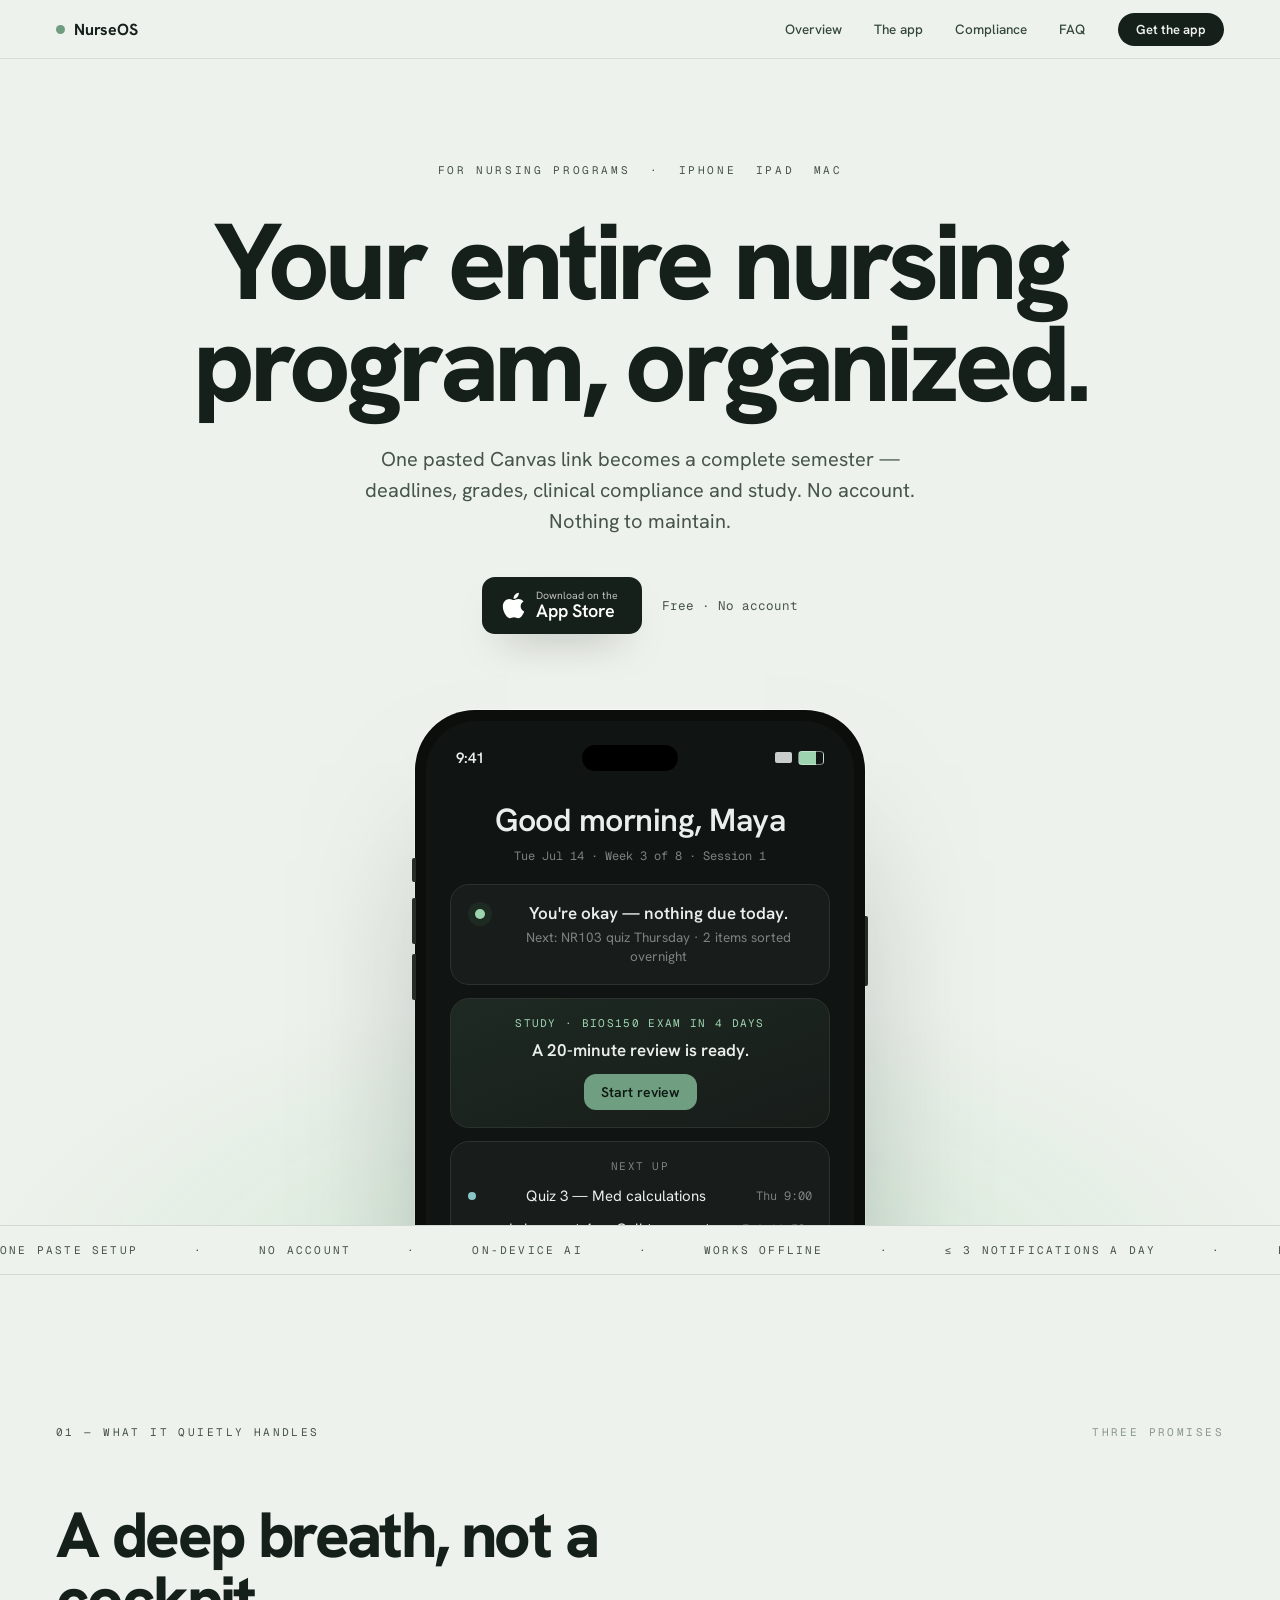
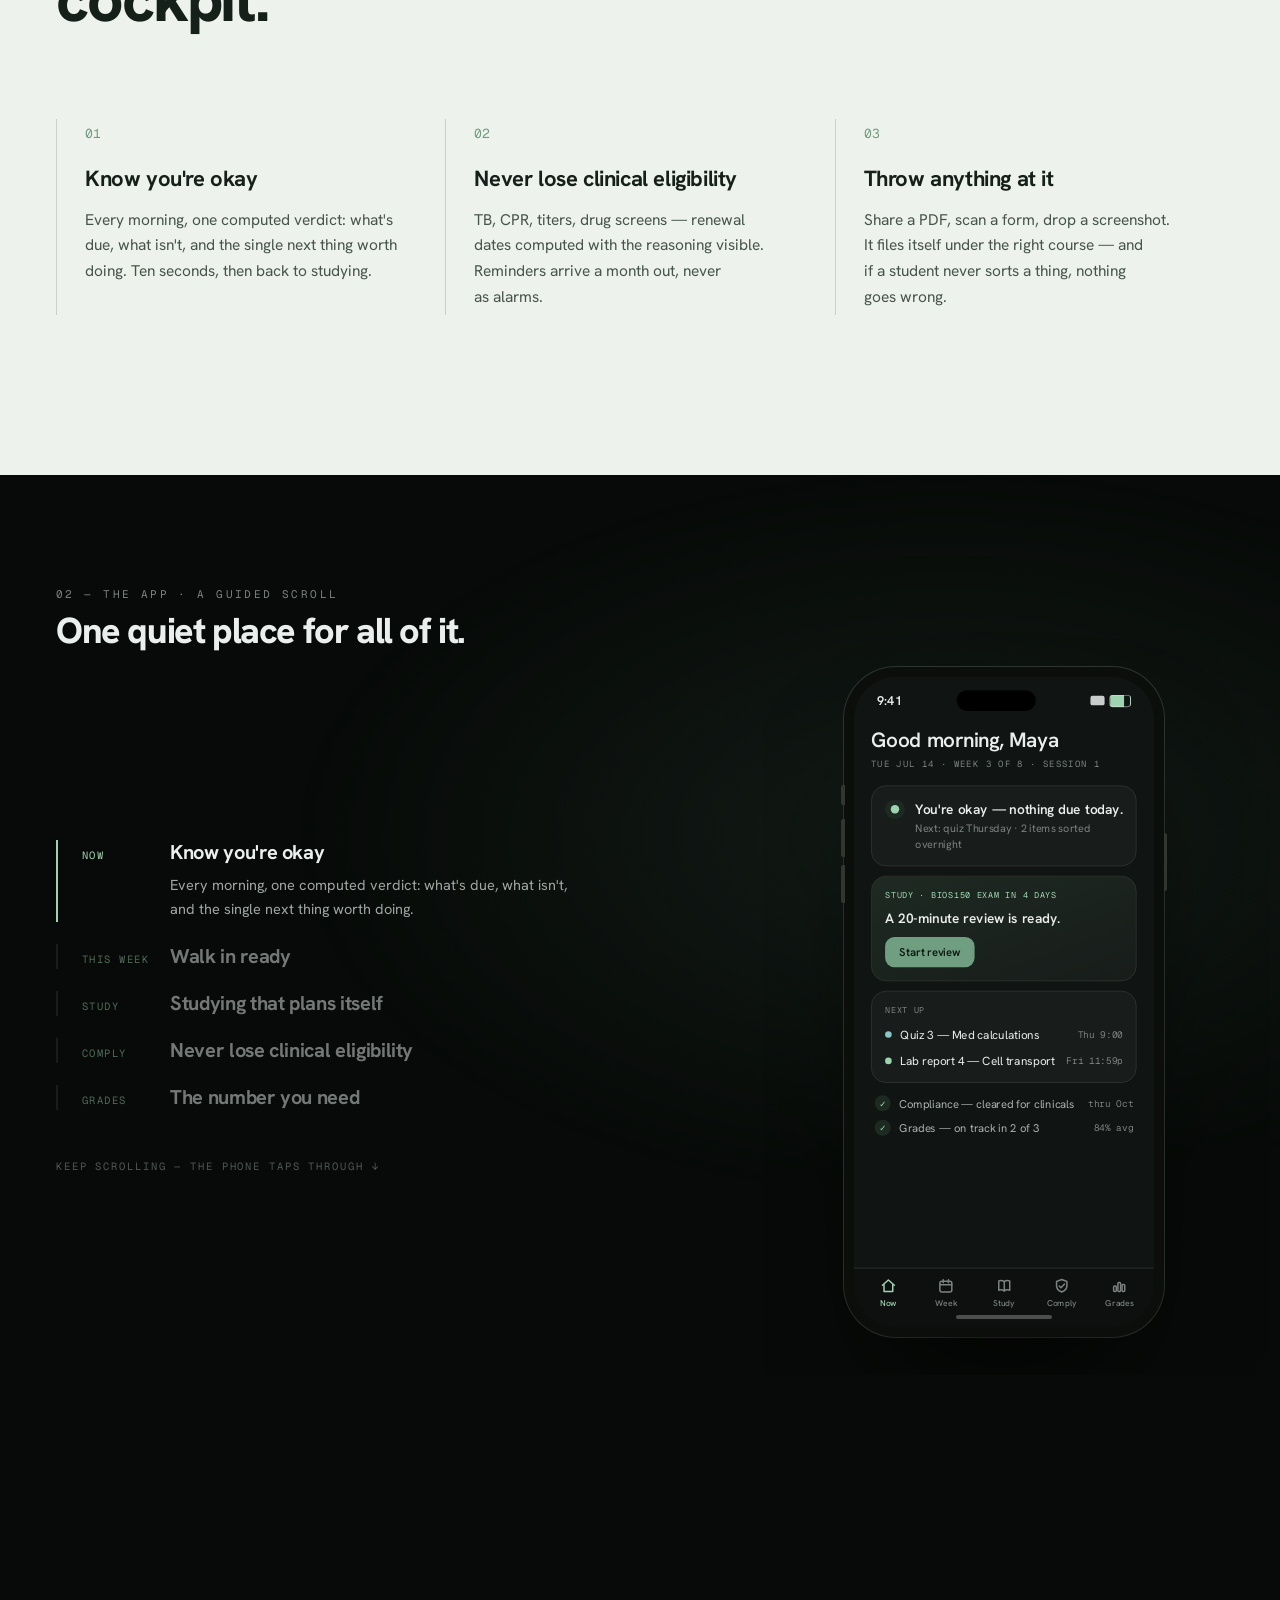
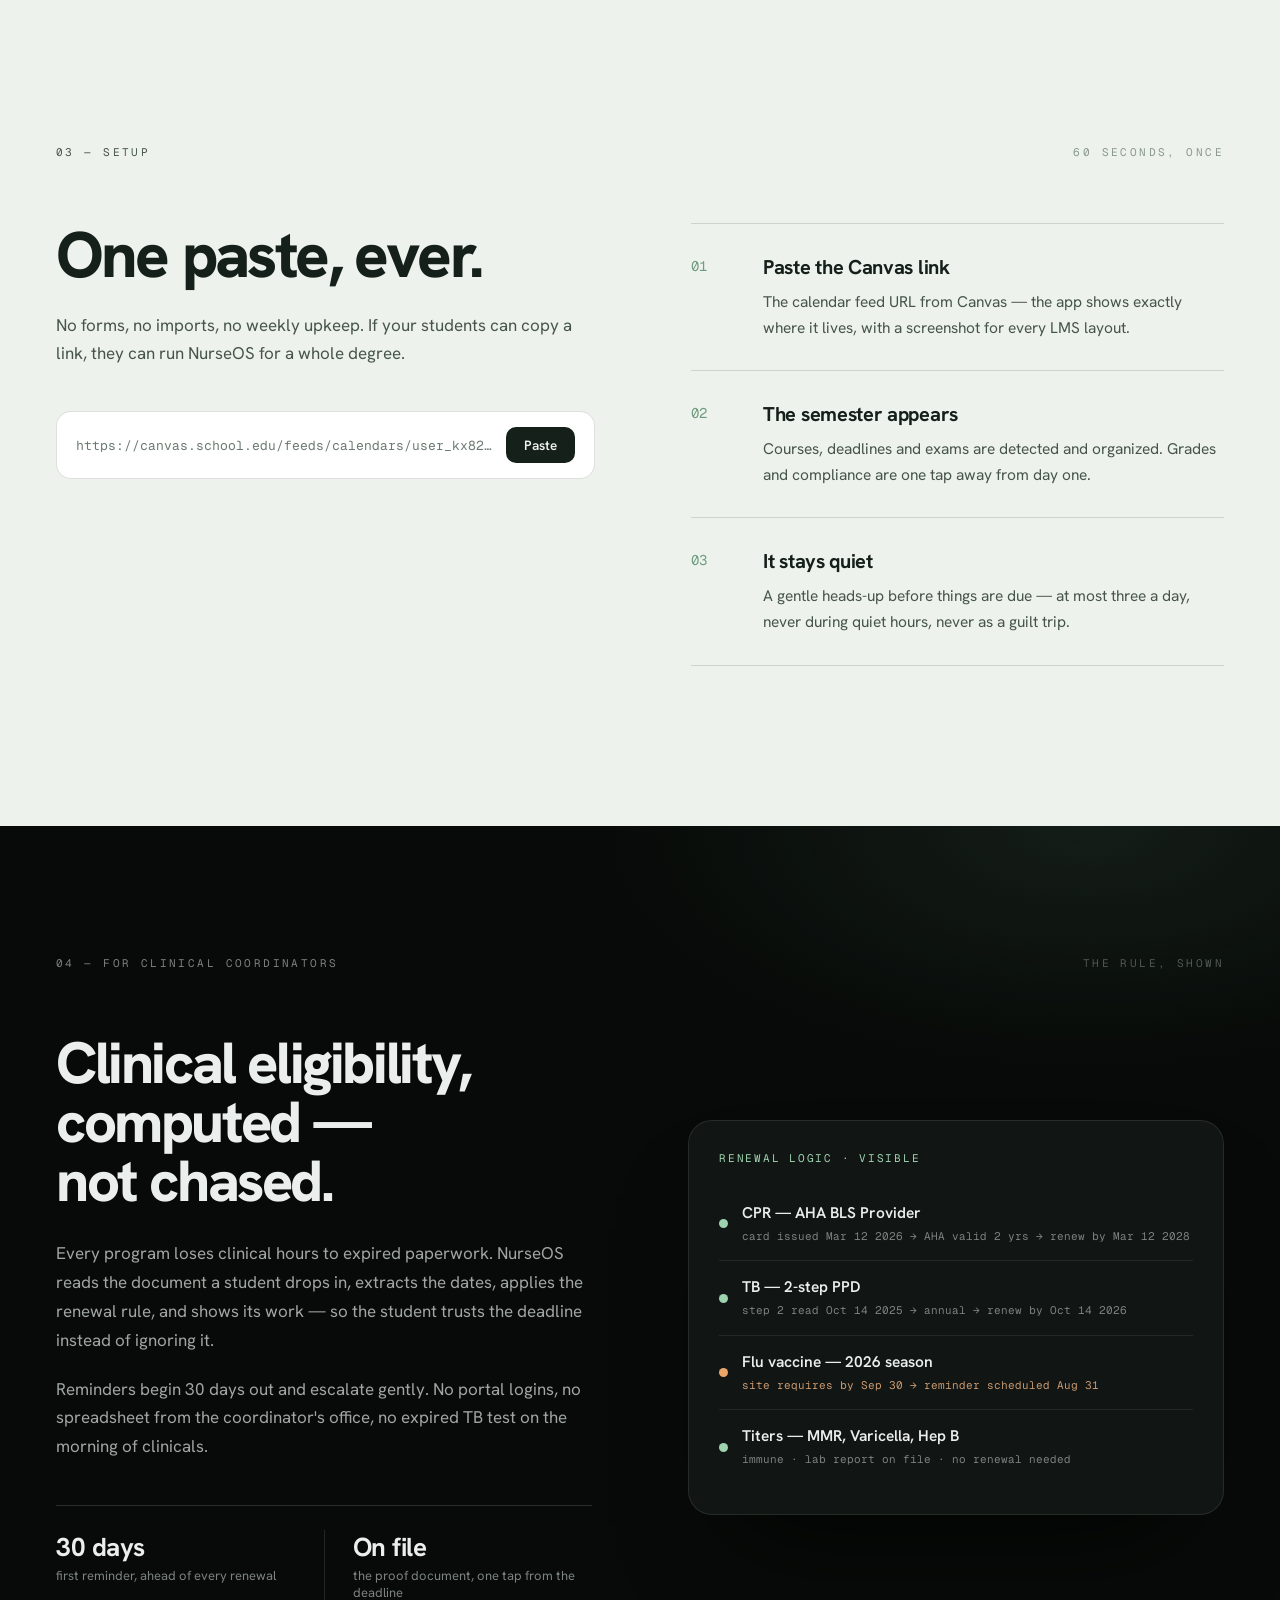
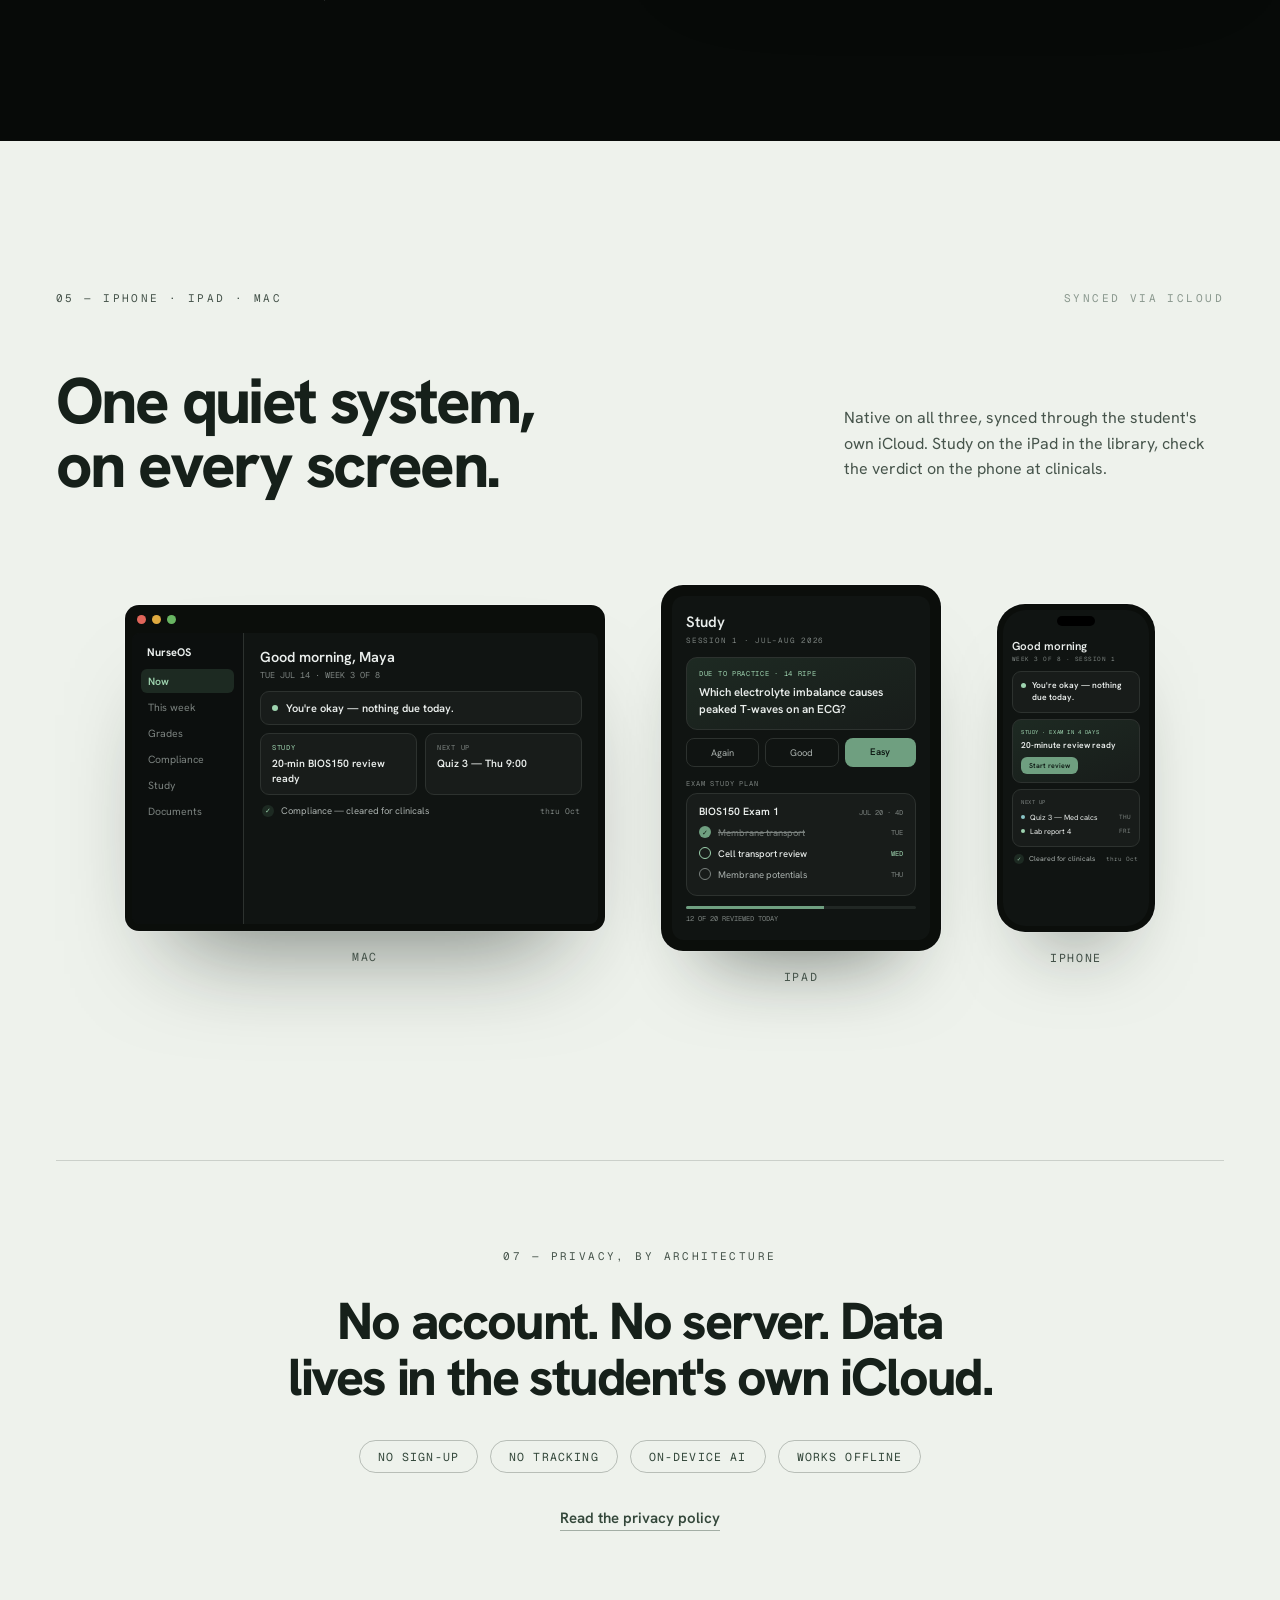
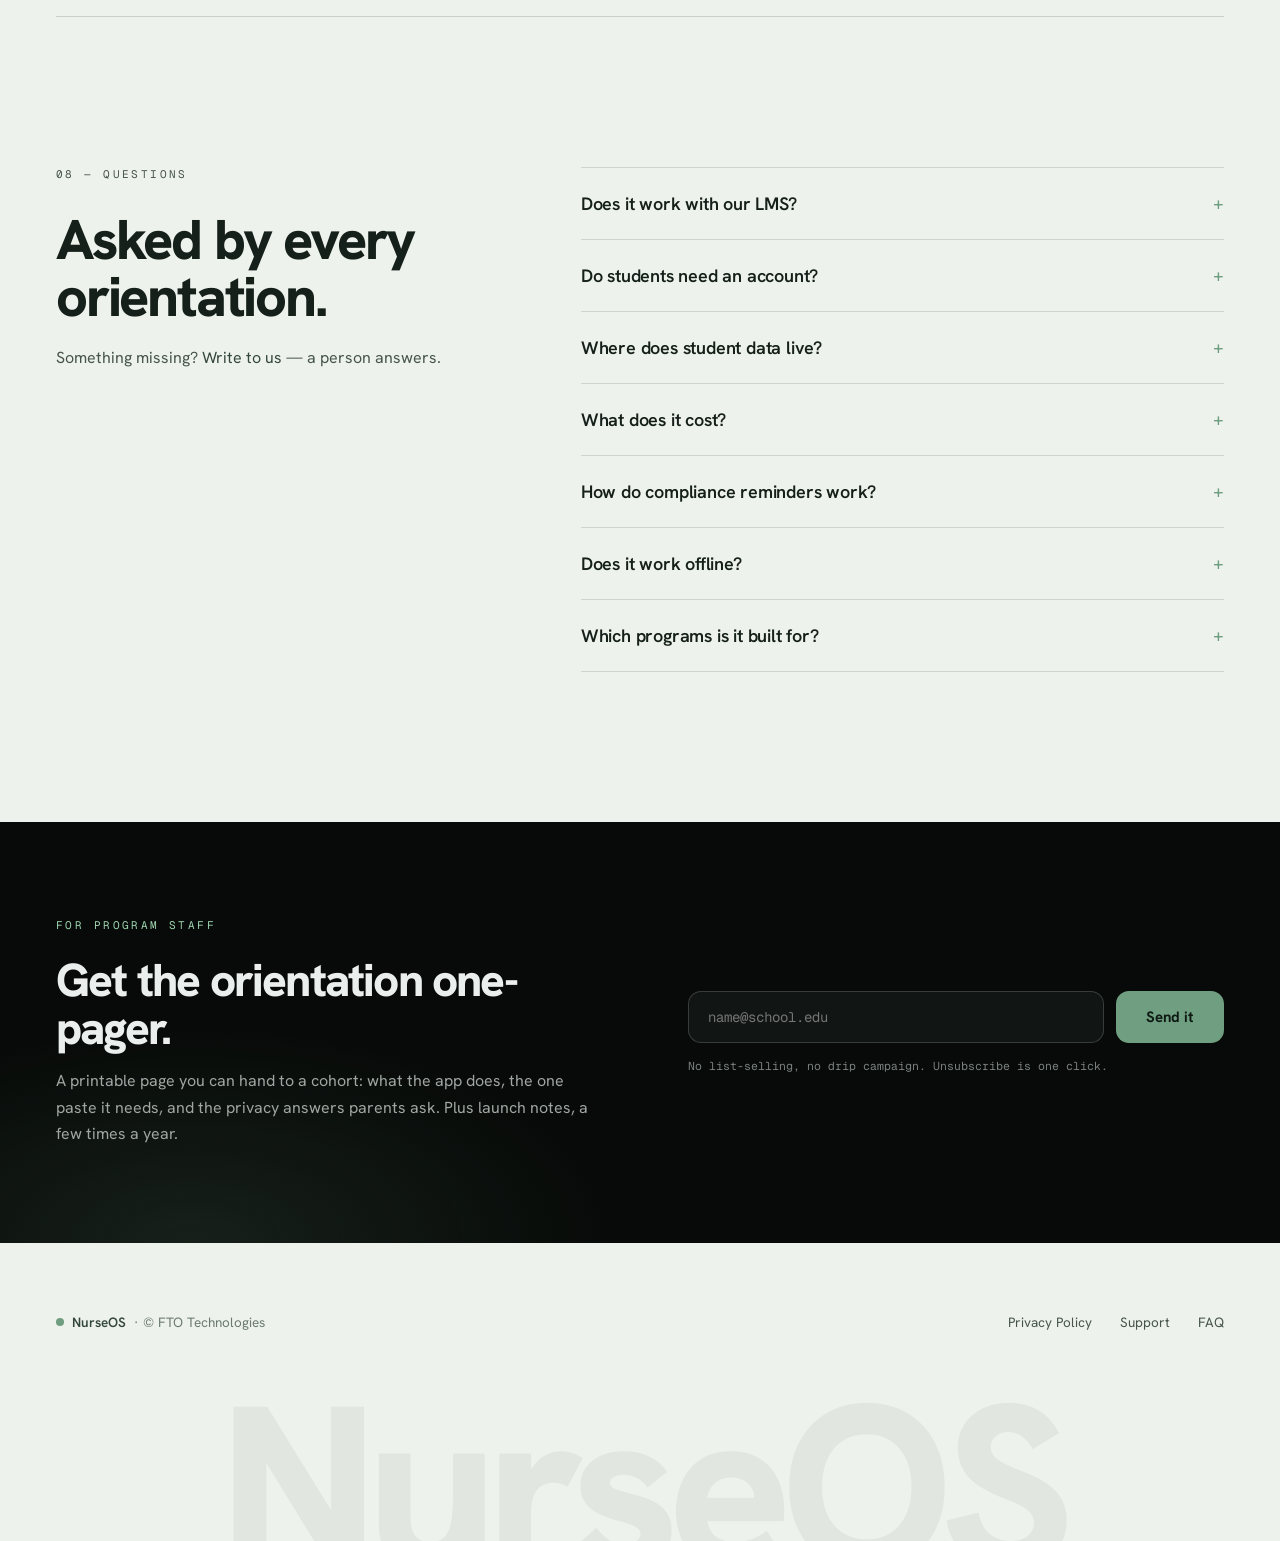
<file: index.html>
<!DOCTYPE html>
<html lang="en">
<head>
<meta charset="utf-8">
<meta name="viewport" content="width=device-width, initial-scale=1">
<title>NurseOS — Your entire nursing program, organized.</title>
<meta name="description" content="One pasted Canvas link becomes a complete semester — deadlines, grades, clinical compliance and study. No account, no server. Free on iPhone, iPad and Mac.">
<link rel="canonical" href="https://getnurseos.com/">
<meta property="og:type" content="website">
<meta property="og:url" content="https://getnurseos.com/">
<meta property="og:title" content="NurseOS — Your entire nursing program, organized.">
<meta property="og:description" content="One pasted Canvas link becomes a complete semester — deadlines, grades, clinical compliance and study. No account. Free on iPhone, iPad and Mac.">
<meta property="og:image" content="https://getnurseos.com/icon-1024.png">
<meta name="twitter:card" content="summary">
<meta name="theme-color" content="#eef2ec">
<link rel="icon" type="image/png" href="icon-1024.png">
<link rel="apple-touch-icon" href="icon-1024.png">
<link rel="preconnect" href="https://fonts.googleapis.com">
<link rel="preconnect" href="https://fonts.gstatic.com" crossorigin>
<link href="https://fonts.googleapis.com/css2?family=Hanken+Grotesk:wght@400;500;600;700;800&family=Geist+Mono:wght@400;500&family=Newsreader:ital,opsz,wght@1,6..72,400;1,6..72,500&display=swap" rel="stylesheet">
<link rel="stylesheet" href="style.css">
<script type="application/ld+json">
{"@context":"https://schema.org","@type":"FAQPage","mainEntity":[
{"@type":"Question","name":"Does it work with our LMS?","acceptedAnswer":{"@type":"Answer","text":"NurseOS reads the standard calendar feed that Canvas, Blackboard, Brightspace and Moodle all publish. If your program's LMS can export a calendar link — nearly all can — setup is the same single paste."}},
{"@type":"Question","name":"Do students need an account?","acceptedAnswer":{"@type":"Answer","text":"No. There is no sign-up, no login, and no NurseOS server. The app stores everything in the student's own iCloud, so it works the moment it's installed."}},
{"@type":"Question","name":"Where does student data live?","acceptedAnswer":{"@type":"Answer","text":"On the student's devices and in their personal iCloud, encrypted by Apple. Nothing is sent to us — we couldn't read a student's grades if we wanted to. AI features run entirely on-device."}},
{"@type":"Question","name":"What does it cost?","acceptedAnswer":{"@type":"Answer","text":"The app is free to download and use. There is no institutional contract, no per-seat license, and nothing for a program to procure — you can simply recommend it at orientation."}},
{"@type":"Question","name":"How do compliance reminders work?","acceptedAnswer":{"@type":"Answer","text":"When a student adds a document — a CPR card, a TB test, a titer report — the app extracts the dates, applies the renewal rule, and shows its reasoning. Reminders start 30 days before a renewal and never fire during quiet hours."}},
{"@type":"Question","name":"Does it work offline?","acceptedAnswer":{"@type":"Answer","text":"Yes. Everything — schedule, grades, study, documents — is stored locally. A clinical site with no signal changes nothing."}},
{"@type":"Question","name":"Which programs is it built for?","acceptedAnswer":{"@type":"Answer","text":"BSN, ADN, and accelerated programs on session or semester calendars. Course patterns like NR103 or 8-week sessions are recognized automatically; everything else is configurable in one screen."}}]}
</script>
</head>
<body>

<!-- NAV -->
<header style="position:sticky; top:0; z-index:50; background:rgba(238,242,236,.82); backdrop-filter:blur(16px); -webkit-backdrop-filter:blur(16px); border-bottom:1px solid rgba(22,32,26,.1);">
  <div style="max-width:1360px; margin:0 auto; padding:0 56px; height:58px; display:flex; align-items:center; justify-content:space-between;">
    <a href="#top" style="display:flex; align-items:center; gap:9px; font-weight:700; font-size:16px; letter-spacing:-.2px; color:#16201a;">
      <span style="width:9px; height:9px; border-radius:50%; background:#6f9d7f;"></span>NurseOS
    </a>
    <nav style="display:flex; align-items:center; gap:32px; font-size:13.5px; font-weight:500;">
      <a href="#handles">Overview</a>
      <a href="#screens" style="white-space:nowrap;">The app</a>
      <a href="#compliance">Compliance</a>
      <a href="#faq">FAQ</a>
      <a class="nav-cta" href="https://apps.apple.com/us/app/nursedash-nursing-planner/id6790085705">Get the app</a>
    </nav>
  </div>
</header>

<!-- HERO -->
<section id="top" style="position:relative; overflow:hidden; border-bottom:1px solid rgba(22,32,26,.12); background:radial-gradient(1100px 560px at 50% 108%, oklch(0.87 0.05 155 / .6), transparent 62%), #eef2ec;">
  <div style="max-width:1360px; margin:0 auto; padding:104px 56px 0; display:flex; flex-direction:column; align-items:center; text-align:center;">
    <div class="mono hero-eyebrow" style="font-size:11px; letter-spacing:.24em; color:#46544b; margin-bottom:34px; white-space:nowrap;">FOR NURSING PROGRAMS&nbsp;&nbsp;·&nbsp;&nbsp;IPHONE&nbsp;&nbsp;IPAD&nbsp;&nbsp;MAC</div>
    <h1 style="font-size:108px; line-height:.94; letter-spacing:-4.8px; font-weight:800; margin:0 0 30px; max-width:1060px; text-wrap:balance;">Your entire nursing program, organized.</h1>
    <p style="font-size:20px; line-height:1.55; color:#46544b; max-width:560px; margin:0 0 40px; text-wrap:pretty;">One pasted Canvas link becomes a complete semester — deadlines, grades, clinical compliance and study. No account. Nothing to maintain.</p>
    <div class="hero-ctas" style="display:flex; align-items:center; gap:20px;">
      <a class="store-cta" href="https://apps.apple.com/us/app/nursedash-nursing-planner/id6790085705" aria-label="Download on the App Store">
        <svg viewBox="0 0 384 512" width="23" height="29" fill="currentColor" aria-hidden="true"><path d="M318.7 268.7c-.2-36.7 16.4-64.4 50-84.8-18.8-26.9-47.2-41.7-84.7-44.6-35.5-2.8-74.3 20.7-88.5 20.7-15 0-49.4-19.7-76.4-19.7C63.3 141.2 4 184.8 4 273.5q0 39.3 14.4 81.2c12.8 36.7 59 126.7 107.2 125.2 25.2-.6 43-17.9 75.8-17.9 31.8 0 48.3 17.9 76.4 17.9 48.6-.7 90.4-82.5 102.6-119.3-65.2-30.7-61.7-90-61.7-91.9zm-56.6-164.2c27.3-32.4 24.8-61.9 24-72.5-24.1 1.4-52 16.4-67.9 34.9-17.5 19.8-27.8 44.3-25.6 71.9 26.1 2 49.9-11.4 69.5-34.3z"/></svg>
        <span style="display:flex; flex-direction:column; line-height:1.15; text-align:left;"><span style="font-size:10.5px; opacity:.72;">Download on the</span><span style="font-size:18px; font-weight:600; letter-spacing:-.2px;">App&nbsp;Store</span></span>
      </a>
      <span class="mono" style="font-size:12.5px; color:#46544b; white-space:nowrap;">Free · No account</span>
    </div>
    <div class="hero-phone-wrap" style="position:relative; margin-top:76px; margin-bottom:-150px;">
      <div style="position:relative; width:428px; background:#0b0e0b; border-radius:60px; padding:11px; box-shadow:0 90px 160px -60px rgba(10,20,14,.55), 0 0 0 1px rgba(255,255,255,.35);">
        <span style="position:absolute; left:-3px; top:148px; width:3.5px; height:24px; border-radius:2px 0 0 2px; background:#272c25;"></span>
        <span style="position:absolute; left:-3px; top:188px; width:3.5px; height:46px; border-radius:2px 0 0 2px; background:#272c25;"></span>
        <span style="position:absolute; left:-3px; top:244px; width:3.5px; height:46px; border-radius:2px 0 0 2px; background:#272c25;"></span>
        <span style="position:absolute; right:-3px; top:206px; width:3.5px; height:70px; border-radius:0 2px 2px 0; background:#272c25;"></span>
        <div style="background:oklch(0.185 0.006 165); border-radius:50px; overflow:hidden; padding:22px 24px 30px; color:oklch(0.945 0.005 165);">
          <div style="display:flex; align-items:center; justify-content:space-between; padding:2px 6px 0; margin-bottom:28px;">
            <span style="font-size:15px; font-weight:600;">9:41</span>
            <span style="width:96px; height:26px; border-radius:15px; background:#000;"></span>
            <span style="display:flex; gap:6px; align-items:center;"><span style="width:17px; height:11px; border-radius:2px; background:oklch(0.945 0.005 165); opacity:.85;"></span><span style="width:24px; height:12px; border-radius:4px; border:1px solid oklch(0.945 0.005 165 / .5); background:linear-gradient(90deg, oklch(0.82 0.075 155) 70%, transparent 70%);"></span></span>
          </div>
          <div class="hero-greeting" style="font-size:32px; font-weight:600; letter-spacing:-.5px;">Good morning, Maya</div>
          <div class="mono" style="font-size:12px; color:oklch(0.6 0.009 165); margin:7px 0 20px;">Tue Jul 14 · Week 3 of 8 · Session 1</div>
          <div style="background:oklch(0.222 0.008 165); border:1px solid oklch(0.31 0.008 165); border-radius:19px; padding:17px; display:flex; gap:13px; margin-bottom:13px;">
            <span style="width:24px; height:24px; flex:none; border-radius:50%; background:oklch(0.27 0.022 158); display:flex; align-items:center; justify-content:center;"><span style="width:10px; height:10px; border-radius:50%; background:oklch(0.82 0.075 155);"></span></span>
            <div>
              <div style="font-size:17px; font-weight:600;">You're okay — nothing due today.</div>
              <div style="font-size:13.5px; color:oklch(0.6 0.009 165); margin-top:4px; line-height:1.45;">Next: NR103 quiz Thursday · 2 items sorted overnight</div>
            </div>
          </div>
          <div style="background:linear-gradient(160deg, oklch(0.27 0.022 158), oklch(0.222 0.008 165)); border:1px solid oklch(0.31 0.008 165); border-radius:19px; padding:17px; margin-bottom:13px;">
            <div class="mono" style="font-size:11px; letter-spacing:.12em; color:oklch(0.82 0.075 155); margin-bottom:9px;">STUDY · BIOS150 EXAM IN 4 DAYS</div>
            <div style="font-size:17px; font-weight:600; margin-bottom:13px;">A 20-minute review is ready.</div>
            <span style="display:inline-block; background:oklch(0.66 0.07 155); color:oklch(0.2 0.02 160); font-size:14px; font-weight:600; padding:9px 17px; border-radius:12px;">Start review</span>
          </div>
          <div style="background:oklch(0.222 0.008 165); border:1px solid oklch(0.31 0.008 165); border-radius:19px; padding:17px;">
            <div class="mono" style="font-size:11px; letter-spacing:.12em; color:oklch(0.6 0.009 165); margin-bottom:13px;">NEXT UP</div>
            <div style="display:flex; flex-direction:column; gap:13px;">
              <div style="display:flex; align-items:center; gap:11px; font-size:15px;"><span style="width:8px; height:8px; border-radius:50%; background:oklch(0.78 0.06 200);"></span><span style="flex:1;">Quiz 3 — Med calculations</span><span class="mono" style="font-size:12px; color:oklch(0.6 0.009 165);">Thu 9:00</span></div>
              <div style="display:flex; align-items:center; gap:11px; font-size:15px;"><span style="width:8px; height:8px; border-radius:50%; background:oklch(0.82 0.075 155);"></span><span style="flex:1;">Lab report 4 — Cell transport</span><span class="mono" style="font-size:12px; color:oklch(0.6 0.009 165);">Fri 11:59p</span></div>
              <div style="display:flex; align-items:center; gap:11px; font-size:15px;"><span style="width:8px; height:8px; border-radius:50%; background:oklch(0.8 0.06 300);"></span><span style="flex:1;">Reflection post — Week 3</span><span class="mono" style="font-size:12px; color:oklch(0.6 0.009 165);">Sun</span></div>
            </div>
          </div>
          <div style="display:flex; align-items:center; gap:11px; padding:18px 6px 6px; font-size:14.5px;">
            <span style="width:20px; height:20px; border-radius:50%; background:oklch(0.27 0.022 158); display:flex; align-items:center; justify-content:center; color:oklch(0.82 0.075 155); font-size:11px;">✓</span>
            <span style="color:oklch(0.75 0.008 165);">Compliance — cleared for clinicals</span>
            <span class="mono" style="font-size:12px; color:oklch(0.6 0.009 165); margin-left:auto;">thru Oct</span>
          </div>
        </div>
      </div>
    </div>
  </div>
</section>

<!-- TICKER -->
<div style="border-bottom:1px solid rgba(22,32,26,.12); overflow:hidden; background:#eef2ec; position:relative; z-index:2;">
  <div class="ticker-track">
    <div class="mono" style="display:flex; gap:56px; padding-right:56px; font-size:11px; letter-spacing:.2em; color:#46544b; white-space:nowrap;">
      <span>ONE PASTE SETUP</span><span>·</span><span>NO ACCOUNT</span><span>·</span><span>ON-DEVICE AI</span><span>·</span><span>WORKS OFFLINE</span><span>·</span><span>≤ 3 NOTIFICATIONS A DAY</span><span>·</span><span>DATA STAYS IN ICLOUD</span><span>·</span><span>IPHONE · IPAD · MAC</span><span>·</span>
    </div>
    <div class="mono" style="display:flex; gap:56px; padding-right:56px; font-size:11px; letter-spacing:.2em; color:#46544b; white-space:nowrap;" aria-hidden="true">
      <span>ONE PASTE SETUP</span><span>·</span><span>NO ACCOUNT</span><span>·</span><span>ON-DEVICE AI</span><span>·</span><span>WORKS OFFLINE</span><span>·</span><span>≤ 3 NOTIFICATIONS A DAY</span><span>·</span><span>DATA STAYS IN ICLOUD</span><span>·</span><span>IPHONE · IPAD · MAC</span><span>·</span>
    </div>
  </div>
</div>

<!-- 01 WHAT IT HANDLES -->
<section id="handles" style="max-width:1360px; margin:0 auto; padding:150px 56px 160px;">
  <div style="display:flex; align-items:baseline; justify-content:space-between; margin-bottom:64px;">
    <div class="mono" style="font-size:11px; letter-spacing:.22em; color:#46544b;">01 — WHAT IT QUIETLY HANDLES</div>
    <div class="mono" style="font-size:11px; letter-spacing:.22em; color:#8a988e;">THREE PROMISES</div>
  </div>
  <h2 style="font-size:64px; font-weight:800; letter-spacing:-2.6px; margin:0 0 88px; line-height:1; max-width:760px;">A deep breath, not a cockpit.</h2>
  <div class="promises" style="display:grid; grid-template-columns:repeat(3,minmax(0,1fr)); gap:0;">
    <div class="promise" data-reveal>
      <div class="mono" style="font-size:13px; color:#6f9d7f; margin-bottom:22px;">01</div>
      <h3 style="font-size:22px; font-weight:700; letter-spacing:-.4px; margin:0 0 14px;">Know you're okay</h3>
      <p style="font-size:15.5px; line-height:1.65; color:#46544b; margin:0; text-wrap:pretty;">Every morning, one computed verdict: what's due, what isn't, and the single next thing worth doing. Ten seconds, then back to studying.</p>
    </div>
    <div class="promise" data-reveal>
      <div class="mono" style="font-size:13px; color:#6f9d7f; margin-bottom:22px;">02</div>
      <h3 style="font-size:22px; font-weight:700; letter-spacing:-.4px; margin:0 0 14px;">Never lose clinical eligibility</h3>
      <p style="font-size:15.5px; line-height:1.65; color:#46544b; margin:0; text-wrap:pretty;">TB, CPR, titers, drug screens — renewal dates computed with the reasoning visible. Reminders arrive a month out, never as alarms.</p>
    </div>
    <div class="promise" data-reveal>
      <div class="mono" style="font-size:13px; color:#6f9d7f; margin-bottom:22px;">03</div>
      <h3 style="font-size:22px; font-weight:700; letter-spacing:-.4px; margin:0 0 14px;">Throw anything at it</h3>
      <p style="font-size:15.5px; line-height:1.65; color:#46544b; margin:0; text-wrap:pretty;">Share a PDF, scan a form, drop a screenshot. It files itself under the right course — and if a student never sorts a thing, nothing goes wrong.</p>
    </div>
  </div>
</section>

<!-- 02 SCREENS · pinned scroll tour -->
<section id="screens" style="position:relative; height:480vh; background:oklch(0.14 0.007 165); color:oklch(0.945 0.005 165);">
  <div style="position:sticky; top:0; height:100vh; overflow:hidden; display:flex; align-items:center; background:radial-gradient(1000px 560px at 74% 40%, oklch(0.27 0.022 158 / .55), transparent 65%);">
    <div class="tour-wrap" style="max-width:1360px; margin:0 auto; padding:0 56px; width:100%; box-sizing:border-box;">
      <div class="tour-head" style="margin-bottom:34px;">
        <div class="mono" style="font-size:11px; letter-spacing:.22em; color:oklch(0.6 0.009 165); margin-bottom:20px;">02 — THE APP · A GUIDED SCROLL</div>
        <h2 style="font-size:46px; font-weight:800; letter-spacing:-1.9px; margin:0; line-height:1; text-wrap:balance; max-width:560px;">One quiet place for all of it.</h2>
      </div>
      <div class="tour-grid" style="display:grid; grid-template-columns:1fr 440px; gap:110px; align-items:center;">
        <div class="tour-caps-col">
          <div class="tour-caps" style="display:flex; flex-direction:column; gap:4px;">
            <button class="tour-cap" type="button">
              <div class="cap-inner">
                <div style="display:flex; align-items:baseline; gap:14px;">
                  <span class="capL mono" style="font-size:10.5px; letter-spacing:.14em; color:oklch(0.82 0.075 155); width:74px; flex:none;">NOW</span>
                  <div style="flex:1; min-width:0;">
                    <div class="capT" style="font-size:20px; font-weight:700; letter-spacing:-.35px; line-height:1.25;">Know you're okay</div>
                    <p class="capB">Every morning, one computed verdict: what's due, what isn't, and the single next thing worth doing.</p>
                  </div>
                </div>
              </div>
            </button>
            <button class="tour-cap" type="button">
              <div class="cap-inner">
                <div style="display:flex; align-items:baseline; gap:14px;">
                  <span class="capL mono" style="font-size:10.5px; letter-spacing:.14em; color:oklch(0.82 0.075 155); width:74px; flex:none;">THIS WEEK</span>
                  <div style="flex:1; min-width:0;">
                    <div class="capT" style="font-size:20px; font-weight:700; letter-spacing:-.35px; line-height:1.25;">Walk in ready</div>
                    <p class="capB">Clinical days, quizzes and labs on one calm list — with everything needed the night before.</p>
                  </div>
                </div>
              </div>
            </button>
            <button class="tour-cap" type="button">
              <div class="cap-inner">
                <div style="display:flex; align-items:baseline; gap:14px;">
                  <span class="capL mono" style="font-size:10.5px; letter-spacing:.14em; color:oklch(0.82 0.075 155); width:74px; flex:none;">STUDY</span>
                  <div style="flex:1; min-width:0;">
                    <div class="capT" style="font-size:20px; font-weight:700; letter-spacing:-.35px; line-height:1.25;">Studying that plans itself</div>
                    <p class="capB">Spaced review built from the syllabus. Twenty quiet minutes, exactly when they count. Tap the card in the phone to try it.</p>
                  </div>
                </div>
              </div>
            </button>
            <button class="tour-cap" type="button">
              <div class="cap-inner">
                <div style="display:flex; align-items:baseline; gap:14px;">
                  <span class="capL mono" style="font-size:10.5px; letter-spacing:.14em; color:oklch(0.82 0.075 155); width:74px; flex:none;">COMPLY</span>
                  <div style="flex:1; min-width:0;">
                    <div class="capT" style="font-size:20px; font-weight:700; letter-spacing:-.35px; line-height:1.25;">Never lose clinical eligibility</div>
                    <p class="capB">TB, CPR, titers, drug screens — the renewal date, computed, with the reasoning shown.</p>
                  </div>
                </div>
              </div>
            </button>
            <button class="tour-cap" type="button">
              <div class="cap-inner">
                <div style="display:flex; align-items:baseline; gap:14px;">
                  <span class="capL mono" style="font-size:10.5px; letter-spacing:.14em; color:oklch(0.82 0.075 155); width:74px; flex:none;">GRADES</span>
                  <div style="flex:1; min-width:0;">
                    <div class="capT" style="font-size:20px; font-weight:700; letter-spacing:-.35px; line-height:1.25;">The number you need</div>
                    <p class="capB">The running average against the 76% pass line — and the score on the final that keeps the student safe.</p>
                  </div>
                </div>
              </div>
            </button>
          </div>
          <div class="tour-hint mono" style="font-size:10.5px; letter-spacing:.18em; color:oklch(0.45 0.009 165); margin-top:40px;">KEEP SCROLLING — THE PHONE TAPS THROUGH ↓</div>
        </div>
        <div class="tour-phonecol" style="display:flex; justify-content:center;">
          <div style="position:relative; width:fit-content; background:#0b0e0b; border-radius:52px; padding:10px; box-shadow:0 70px 130px -50px rgba(0,0,0,.75), 0 0 0 1px oklch(0.32 0.01 165);">
            <span style="position:absolute; left:-3px; top:118px; width:3.5px; height:20px; border-radius:2px 0 0 2px; background:#31362e;"></span>
            <span style="position:absolute; left:-3px; top:152px; width:3.5px; height:38px; border-radius:2px 0 0 2px; background:#31362e;"></span>
            <span style="position:absolute; left:-3px; top:198px; width:3.5px; height:38px; border-radius:2px 0 0 2px; background:#31362e;"></span>
            <span style="position:absolute; right:-3px; top:166px; width:3.5px; height:58px; border-radius:0 2px 2px 0; background:#31362e;"></span>
            <div id="tourphone" style="background:var(--bg); border-radius:42px; position:relative; height:min(690px, calc(100vh - 250px)); aspect-ratio:9 / 19.5; overflow:hidden; color:var(--text); --bg:oklch(0.185 0.006 165); --panel:oklch(0.222 0.008 165); --panel2:oklch(0.265 0.009 165); --line:oklch(0.31 0.008 165); --text:oklch(0.945 0.005 165); --text2:oklch(0.75 0.008 165); --text3:oklch(0.6 0.009 165); --sage:oklch(0.82 0.075 155); --sageSolid:oklch(0.66 0.07 155); --sageDim:oklch(0.34 0.03 155); --sageTint:oklch(0.27 0.022 158); --urgent:oklch(0.78 0.115 62);">
              <div class="status-bar">
                <span style="font-size:13.5px; font-weight:600;">9:41</span>
                <span style="width:84px; height:22px; border-radius:12px; background:#000;"></span>
                <span style="display:flex; gap:5px; align-items:center;"><span style="width:15px; height:10px; border-radius:2px; background:var(--text); opacity:.85;"></span><span style="width:21px; height:11px; border-radius:3.5px; border:1px solid oklch(0.945 0.005 165 / .5); background:linear-gradient(90deg, var(--sage) 70%, transparent 70%);"></span></span>
              </div>

              <div class="scr" id="scr-0">
                <div style="font-size:22px; font-weight:600; letter-spacing:-.4px;">Good morning, Maya</div>
                <div class="mono" style="font-size:9.5px; letter-spacing:.08em; color:var(--text3); margin:5px 0 16px;">TUE JUL 14 · WEEK 3 OF 8 · SESSION 1</div>
                <div style="background:var(--panel); border:1px solid var(--line); border-radius:16px; padding:14px; display:flex; gap:11px; margin-bottom:10px;">
                  <span style="width:21px; height:21px; flex:none; border-radius:50%; background:var(--sageTint); display:flex; align-items:center; justify-content:center;"><span style="width:9px; height:9px; border-radius:50%; background:var(--sage);"></span></span>
                  <div>
                    <div style="font-size:14.5px; font-weight:600;">You're okay — nothing due today.</div>
                    <div style="font-size:11.5px; color:var(--text3); margin-top:4px; line-height:1.45;">Next: quiz Thursday · 2 items sorted overnight</div>
                  </div>
                </div>
                <div style="background:linear-gradient(160deg, var(--sageTint), var(--panel)); border:1px solid var(--line); border-radius:16px; padding:14px; margin-bottom:10px;">
                  <div class="mono" style="font-size:9px; letter-spacing:.12em; color:var(--sage); margin-bottom:8px;">STUDY · BIOS150 EXAM IN 4 DAYS</div>
                  <div style="font-size:14.5px; font-weight:600; margin-bottom:11px;">A 20-minute review is ready.</div>
                  <span style="display:inline-block; background:var(--sageSolid); color:oklch(0.2 0.02 160); font-size:12px; font-weight:600; padding:8px 15px; border-radius:10px;">Start review</span>
                </div>
                <div style="background:var(--panel); border:1px solid var(--line); border-radius:16px; padding:14px;">
                  <div class="mono" style="font-size:9px; letter-spacing:.12em; color:var(--text3); margin-bottom:11px;">NEXT UP</div>
                  <div style="display:flex; flex-direction:column; gap:11px;">
                    <div style="display:flex; align-items:center; gap:9px; font-size:12.5px;"><span style="width:7px; height:7px; border-radius:50%; background:oklch(0.78 0.06 200); flex:none;"></span><span style="flex:1; min-width:0; white-space:nowrap; overflow:hidden; text-overflow:ellipsis;">Quiz 3 — Med calculations</span><span class="mono" style="flex:none; font-size:10px; color:var(--text3);">Thu 9:00</span></div>
                    <div style="display:flex; align-items:center; gap:9px; font-size:12.5px;"><span style="width:7px; height:7px; border-radius:50%; background:var(--sage); flex:none;"></span><span style="flex:1; min-width:0; white-space:nowrap; overflow:hidden; text-overflow:ellipsis;">Lab report 4 — Cell transport</span><span class="mono" style="flex:none; font-size:10px; color:var(--text3);">Fri 11:59p</span></div>
                  </div>
                </div>
                <div style="display:flex; align-items:center; gap:9px; padding:13px 4px 0; font-size:12px;">
                  <span style="width:17px; height:17px; flex:none; border-radius:50%; background:var(--sageTint); display:flex; align-items:center; justify-content:center; color:var(--sage); font-size:9px;">✓</span>
                  <span style="color:var(--text2);">Compliance — cleared for clinicals</span>
                  <span class="mono" style="font-size:10px; color:var(--text3); margin-left:auto;">thru Oct</span>
                </div>
                <div style="display:flex; align-items:center; gap:9px; padding:9px 4px 0; font-size:12px;">
                  <span style="width:17px; height:17px; flex:none; border-radius:50%; background:var(--sageTint); display:flex; align-items:center; justify-content:center; color:var(--sage); font-size:9px;">✓</span>
                  <span style="color:var(--text2);">Grades — on track in 2 of 3</span>
                  <span class="mono" style="font-size:10px; color:var(--text3); margin-left:auto;">84% avg</span>
                </div>
              </div>

              <div class="scr" id="scr-1">
                <div style="font-size:22px; font-weight:600; letter-spacing:-.4px;">This week</div>
                <div class="mono" style="font-size:9.5px; letter-spacing:.08em; color:var(--text3); margin:5px 0 16px;">WEEK 3 OF 8 · JUL 13–19</div>
                <div style="background:linear-gradient(160deg, var(--sageTint), var(--panel)); border:1px solid var(--line); border-radius:16px; padding:14px; margin-bottom:10px;">
                  <div class="mono" style="font-size:9px; letter-spacing:.12em; color:var(--sage); margin-bottom:7px;">WED · CLINICAL DAY</div>
                  <div style="font-size:14.5px; font-weight:600;">Walk in ready.</div>
                  <div style="font-size:11.5px; color:var(--text2); margin-top:5px; line-height:1.5;">Compliance cleared · badge, stethoscope and care plan on tonight's list</div>
                </div>
                <div style="background:var(--panel); border:1px solid var(--line); border-radius:16px; padding:5px 14px;">
                  <div style="display:flex; align-items:center; gap:11px; padding:11px 0; border-bottom:1px solid var(--line);"><span class="mono" style="font-size:9.5px; color:var(--text3); width:30px; flex:none;">THU</span><span style="width:7px; height:7px; border-radius:50%; background:oklch(0.78 0.06 200); flex:none;"></span><span style="flex:1; min-width:0; font-size:12.5px; white-space:nowrap; overflow:hidden; text-overflow:ellipsis;">Quiz 3 — Med calculations</span><span class="mono" style="flex:none; font-size:9.5px; color:var(--text3);">9:00</span></div>
                  <div style="display:flex; align-items:center; gap:11px; padding:11px 0; border-bottom:1px solid var(--line);"><span class="mono" style="font-size:9.5px; color:var(--text3); width:30px; flex:none;">FRI</span><span style="width:7px; height:7px; border-radius:50%; background:var(--sage); flex:none;"></span><span style="flex:1; min-width:0; font-size:12.5px; white-space:nowrap; overflow:hidden; text-overflow:ellipsis;">Lab report 4 — Cell transport</span><span class="mono" style="flex:none; font-size:9.5px; color:var(--text3);">11:59p</span></div>
                  <div style="display:flex; align-items:center; gap:11px; padding:11px 0;"><span class="mono" style="font-size:9.5px; color:var(--text3); width:30px; flex:none;">SUN</span><span style="width:7px; height:7px; border-radius:50%; background:oklch(0.8 0.06 300); flex:none;"></span><span style="flex:1; min-width:0; font-size:12.5px; white-space:nowrap; overflow:hidden; text-overflow:ellipsis;">Reflection post — Week 3</span><span class="mono" style="flex:none; font-size:9.5px; color:var(--text3);">—</span></div>
                </div>
                <div style="background:var(--panel); border:1px solid var(--line); border-radius:16px; padding:14px; margin-top:10px;">
                  <div class="mono" style="font-size:9px; letter-spacing:.12em; color:var(--text3); margin-bottom:9px;">TONIGHT'S LIST</div>
                  <div style="display:flex; align-items:center; gap:9px; font-size:12px; padding:4px 0;"><span style="width:15px; height:15px; flex:none; border-radius:50%; background:var(--sageSolid); color:oklch(0.2 0.02 160); display:flex; align-items:center; justify-content:center; font-size:8px;">✓</span><span style="color:var(--text3); text-decoration:line-through;">Print care plan</span></div>
                  <div style="display:flex; align-items:center; gap:9px; font-size:12px; padding:4px 0;"><span style="width:15px; height:15px; flex:none; border-radius:50%; border:1.5px solid var(--sage); box-sizing:border-box;"></span><span>Pack badge &amp; stethoscope</span></div>
                  <div style="display:flex; align-items:center; gap:9px; font-size:12px; padding:4px 0;"><span style="width:15px; height:15px; flex:none; border-radius:50%; border:1.5px solid var(--text3); box-sizing:border-box;"></span><span style="color:var(--text2);">Review med list · 10 min</span></div>
                </div>
                <div style="font-size:11px; color:var(--text3); margin-top:11px; line-height:1.5; padding:0 4px;">Nothing hidden below the fold — this is the whole week.</div>
              </div>

              <div class="scr" id="scr-2">
                <div style="font-size:22px; font-weight:600; letter-spacing:-.4px;">Study</div>
                <div class="mono" style="font-size:9.5px; letter-spacing:.08em; color:var(--text3); margin:5px 0 16px;">SESSION 1 · JUL–AUG 2026</div>
                <div id="flashcard" style="background:linear-gradient(160deg, var(--sageTint), var(--panel)); border:1px solid var(--line); border-radius:16px; padding:14px; margin-bottom:9px; cursor:pointer;">
                  <div style="display:flex; align-items:baseline; justify-content:space-between; gap:8px; margin-bottom:9px;">
                    <span class="mono" style="font-size:9px; letter-spacing:.1em; color:var(--sage); white-space:nowrap;">DUE TO PRACTICE</span>
                    <span class="mono" style="font-size:9px; color:var(--text3); white-space:nowrap;">14 RIPE</span>
                  </div>
                  <div style="font-size:14px; font-weight:600; line-height:1.45;">Which electrolyte imbalance causes peaked T-waves on an ECG?</div>
                  <div id="flash-answer" style="display:none; font-size:12.5px; color:var(--sage); font-weight:600; margin-top:10px; border-top:1px solid var(--line); padding-top:9px; line-height:1.45;">Hyperkalemia — K+ above 5.0 mEq/L</div>
                  <div id="flash-hint" style="font-size:11.5px; color:var(--text3); margin-top:10px;">Tap to reveal</div>
                </div>
                <div style="display:flex; gap:7px; margin-bottom:13px;">
                  <span style="flex:1; text-align:center; font-size:12px; padding:9px 0; border-radius:10px; border:1px solid var(--line); background:var(--panel); color:var(--text2);">Again</span>
                  <span style="flex:1; text-align:center; font-size:12px; padding:9px 0; border-radius:10px; border:1px solid var(--line); background:var(--panel); color:var(--text2);">Good</span>
                  <span style="flex:1; text-align:center; font-size:12px; padding:9px 0; border-radius:10px; background:var(--sageSolid); color:oklch(0.2 0.02 160); font-weight:600;">Easy</span>
                </div>
                <div class="mono" style="font-size:9px; letter-spacing:.14em; color:var(--text3); margin-bottom:7px;">EXAM STUDY PLAN</div>
                <div style="background:var(--panel); border:1px solid var(--line); border-radius:16px; padding:12px 14px;">
                  <div style="display:flex; align-items:baseline; justify-content:space-between; gap:8px; margin-bottom:5px;">
                    <span style="font-size:13px; font-weight:600; white-space:nowrap;">BIOS150 Exam 1</span>
                    <span class="mono" style="flex:none; font-size:9px; color:var(--text3); white-space:nowrap;">JUL 20 · 4D</span>
                  </div>
                  <div style="display:flex; align-items:center; gap:9px; padding:5px 0;"><span style="width:16px; height:16px; flex:none; border-radius:50%; background:var(--sageSolid); color:oklch(0.2 0.02 160); display:flex; align-items:center; justify-content:center; font-size:9px;">✓</span><span style="flex:1; font-size:12px; color:var(--text3); text-decoration:line-through; white-space:nowrap; overflow:hidden; text-overflow:ellipsis;">Membrane transport</span><span class="mono" style="font-size:9px; color:var(--text3);">TUE</span></div>
                  <div style="display:flex; align-items:center; gap:9px; padding:5px 0;"><span style="width:16px; height:16px; flex:none; border-radius:50%; border:1.5px solid var(--sage); box-sizing:border-box;"></span><span style="flex:1; font-size:12px; font-weight:500; white-space:nowrap; overflow:hidden; text-overflow:ellipsis;">Cell transport review</span><span class="mono" style="font-size:9px; color:var(--sage);">WED</span></div>
                  <div style="display:flex; align-items:center; gap:9px; padding:5px 0;"><span style="width:16px; height:16px; flex:none; border-radius:50%; border:1.5px solid var(--text3); box-sizing:border-box;"></span><span style="flex:1; font-size:12px; color:var(--text2); white-space:nowrap; overflow:hidden; text-overflow:ellipsis;">Membrane potentials</span><span class="mono" style="font-size:9px; color:var(--text3);">THU</span></div>
                </div>
              </div>

              <div class="scr" id="scr-3">
                <div style="font-size:22px; font-weight:600; letter-spacing:-.4px;">Compliance</div>
                <div style="font-size:11.5px; color:var(--text3); margin:5px 0 16px; line-height:1.45;">Renewal dates are computed automatically.</div>
                <div style="display:flex; flex-direction:column; gap:9px;">
                  <div style="background:var(--panel); border:1px solid var(--line); border-radius:16px; padding:13px 14px;">
                    <div style="display:flex; align-items:flex-start; gap:8px;">
                      <div style="flex:1; min-width:0;"><div style="font-size:13px; font-weight:600; white-space:nowrap; overflow:hidden; text-overflow:ellipsis;">TB Two-Step PPD</div><div style="font-size:11px; color:var(--urgent); margin-top:3px;">Complete by Jul 19 · 9 days</div></div>
                      <span style="flex:none; font-size:10px; font-weight:600; padding:3px 9px; border-radius:20px; background:oklch(0.32 0.05 62); color:var(--urgent); white-space:nowrap;">In progress</span>
                    </div>
                    <div class="mono" style="font-size:9.5px; color:var(--text3); margin-top:7px;">2 of 4 steps complete</div>
                  </div>
                  <div style="background:var(--panel); border:1px solid var(--line); border-radius:16px; padding:13px 14px;">
                    <div style="display:flex; align-items:flex-start; gap:8px;">
                      <div style="flex:1; min-width:0;"><div style="font-size:13px; font-weight:600; white-space:nowrap; overflow:hidden; text-overflow:ellipsis;">CPR / BLS (AHA)</div><div style="font-size:11px; color:var(--sage); margin-top:3px;">Valid until May 2027</div></div>
                      <span style="flex:none; font-size:10px; font-weight:600; padding:3px 9px; border-radius:20px; background:var(--sageTint); color:var(--sage); white-space:nowrap;">Complete</span>
                    </div>
                  </div>
                  <div style="background:var(--panel); border:1px solid var(--line); border-radius:16px; padding:13px 14px;">
                    <div style="display:flex; align-items:flex-start; gap:8px;">
                      <div style="flex:1; min-width:0;"><div style="font-size:13px; font-weight:600;">Drug screen</div><div style="font-size:11px; color:var(--urgent); margin-top:3px;">Renew by Aug 1 · 22 days</div></div>
                      <span style="flex:none; font-size:10px; font-weight:600; padding:3px 9px; border-radius:20px; background:oklch(0.32 0.05 62); color:var(--urgent); white-space:nowrap;">Renew soon</span>
                    </div>
                    <div style="font-size:10.5px; color:var(--text3); margin-top:7px; line-height:1.5;">One month before Session 3 starts — the 1st of that month.</div>
                  </div>
                  <div style="background:var(--panel); border:1px solid var(--line); border-radius:16px; padding:13px 14px;">
                    <div style="display:flex; align-items:flex-start; gap:8px;">
                      <div style="flex:1; min-width:0;"><div style="font-size:13px; font-weight:600; white-space:nowrap; overflow:hidden; text-overflow:ellipsis;">Titers — MMR &amp; Varicella</div><div style="font-size:11px; color:var(--sage); margin-top:3px;">On file · no renewal needed</div></div>
                      <span style="flex:none; font-size:10px; font-weight:600; padding:3px 9px; border-radius:20px; background:var(--sageTint); color:var(--sage); white-space:nowrap;">Complete</span>
                    </div>
                  </div>
                  <div style="background:linear-gradient(160deg, var(--sageTint), var(--panel)); border:1px solid var(--line); border-radius:16px; padding:12px 14px;">
                    <div class="mono" style="font-size:9px; letter-spacing:.12em; color:var(--sage); margin-bottom:6px;">THE RULE, SHOWN</div>
                    <div class="mono" style="font-size:9.5px; line-height:1.7; color:var(--text2);">TB step 2 read Jul 10 → annual<br>→ renew by Jul 10 2027</div>
                  </div>
                </div>
              </div>

              <div class="scr" id="scr-4">
                <div style="font-size:22px; font-weight:600; letter-spacing:-.4px;">Grades</div>
                <div class="mono" style="font-size:9.5px; letter-spacing:.08em; color:var(--text3); margin:5px 0 16px;">SESSION 1 · JUL–AUG 2026</div>
                <div style="display:flex; align-items:center; gap:8px; background:var(--panel); border:1px solid var(--line); border-radius:16px; padding:11px 13px; margin-bottom:9px;">
                  <span style="width:20px; height:20px; flex:none; border-radius:50%; background:var(--sageTint); color:var(--sage); display:flex; align-items:center; justify-content:center; font-size:10px;">✓</span>
                  <span style="font-size:11.5px; font-weight:500; line-height:1.4;">On track in 2 courses — <span style="color:var(--urgent);">BIOS150 Lab is close to the line.</span></span>
                </div>
                <div style="background:var(--panel); border:1px solid var(--line); border-radius:16px; padding:13px 14px; margin-bottom:9px;">
                  <div style="display:flex; align-items:center; gap:7px;">
                    <span style="width:8px; height:8px; flex:none; border-radius:50%; background:var(--sage);"></span>
                    <span style="flex:1; min-width:0; font-size:13px; font-weight:600; white-space:nowrap; overflow:hidden; text-overflow:ellipsis;">Human Biology</span>
                    <span style="flex:none; font-size:9.5px; font-weight:600; padding:3px 8px; border-radius:20px; background:oklch(0.32 0.05 62); color:var(--urgent); white-space:nowrap;">Close to the line</span>
                  </div>
                  <div style="display:flex; align-items:baseline; gap:7px; margin-top:9px;">
                    <span class="mono" style="font-size:20px; font-weight:600; color:var(--urgent);">78%</span>
                    <span style="font-size:10.5px; color:var(--text3); white-space:nowrap;">Lab · 2 over the line</span>
                  </div>
                  <div style="position:relative; height:7px; border-radius:6px; background:var(--panel2); margin-top:8px;">
                    <div style="position:absolute; top:0; bottom:0; left:0; width:78%; border-radius:6px; background:var(--urgent);"></div>
                    <div style="position:absolute; top:-3px; bottom:-3px; left:76%; width:2px; background:var(--text3); opacity:.7;"></div>
                  </div>
                  <div style="font-size:11px; color:var(--text2); margin-top:8px; line-height:1.5;">Need <span class="mono" style="font-weight:600; color:var(--text);">83%</span> on the final practical.</div>
                </div>
                <div style="background:var(--panel); border:1px solid var(--line); border-radius:16px; padding:13px 14px;">
                  <div style="display:flex; align-items:center; gap:7px;">
                    <span style="width:8px; height:8px; flex:none; border-radius:50%; background:oklch(0.78 0.06 200);"></span>
                    <span style="flex:1; min-width:0; font-size:13px; font-weight:600; white-space:nowrap; overflow:hidden; text-overflow:ellipsis;">Transition to Nursing</span>
                    <span style="flex:none; font-size:9.5px; font-weight:600; padding:3px 8px; border-radius:20px; background:var(--sageTint); color:var(--sage); white-space:nowrap;">On track</span>
                  </div>
                  <div style="display:flex; align-items:baseline; gap:7px; margin-top:9px;">
                    <span class="mono" style="font-size:20px; font-weight:600; color:var(--sage);">84%</span>
                    <span style="font-size:10.5px; color:var(--text3); white-space:nowrap;">NR103 · running B</span>
                  </div>
                  <div style="position:relative; height:7px; border-radius:6px; background:var(--panel2); margin-top:8px;">
                    <div style="position:absolute; top:0; bottom:0; left:0; width:84%; border-radius:6px; background:var(--sage);"></div>
                    <div style="position:absolute; top:-3px; bottom:-3px; left:76%; width:2px; background:var(--text3); opacity:.7;"></div>
                  </div>
                </div>
                <div style="background:var(--panel); border:1px solid var(--line); border-radius:16px; padding:13px 14px; margin-top:9px;">
                  <div style="display:flex; align-items:center; gap:7px;">
                    <span style="width:8px; height:8px; flex:none; border-radius:50%; background:oklch(0.8 0.06 300);"></span>
                    <span style="flex:1; min-width:0; font-size:13px; font-weight:600; white-space:nowrap; overflow:hidden; text-overflow:ellipsis;">Pathophysiology</span>
                    <span style="flex:none; font-size:9.5px; font-weight:600; padding:3px 8px; border-radius:20px; background:var(--sageTint); color:var(--sage); white-space:nowrap;">On track</span>
                  </div>
                  <div style="display:flex; align-items:baseline; gap:7px; margin-top:9px;">
                    <span class="mono" style="font-size:20px; font-weight:600; color:var(--sage);">91%</span>
                    <span style="font-size:10.5px; color:var(--text3); white-space:nowrap;">PATH · running A−</span>
                  </div>
                  <div style="position:relative; height:7px; border-radius:6px; background:var(--panel2); margin-top:8px;">
                    <div style="position:absolute; top:0; bottom:0; left:0; width:91%; border-radius:6px; background:var(--sage);"></div>
                    <div style="position:absolute; top:-3px; bottom:-3px; left:76%; width:2px; background:var(--text3); opacity:.7;"></div>
                  </div>
                </div>
                <div style="background:linear-gradient(160deg, var(--sageTint), var(--panel)); border:1px solid var(--line); border-radius:16px; padding:12px 14px; margin-top:9px;">
                  <div class="mono" style="font-size:9px; letter-spacing:.12em; color:var(--sage); margin-bottom:6px;">WHAT-IF</div>
                  <div style="font-size:11.5px; line-height:1.55; color:var(--text2);">A 78 on the BIOS150 practical keeps the B. An 83 clears the line for good.</div>
                </div>
              </div>

              <div class="tab-bar">
                <button class="tb" type="button"><svg width="19" height="19" viewBox="0 0 18 18" fill="none" stroke="currentColor" stroke-width="1.5" stroke-linecap="round" stroke-linejoin="round"><path d="M3 8.2 9 3l6 5.2"></path><path d="M4.6 7.7v6.8h8.8V7.7"></path></svg><span style="font-size:9px; font-weight:500;">Now</span></button>
                <button class="tb" type="button"><svg width="19" height="19" viewBox="0 0 18 18" fill="none" stroke="currentColor" stroke-width="1.5" stroke-linecap="round" stroke-linejoin="round"><rect x="3" y="4.2" width="12" height="10.8" rx="2"></rect><path d="M3 7.6h12M6.4 2.6v3M11.6 2.6v3"></path></svg><span style="font-size:9px; font-weight:500;">Week</span></button>
                <button class="tb" type="button"><svg width="19" height="19" viewBox="0 0 18 18" fill="none" stroke="currentColor" stroke-width="1.5" stroke-linecap="round" stroke-linejoin="round"><path d="M9 4.6C7.5 3.5 5.4 3.3 3.5 3.9v9.3c1.9-.6 4-.4 5.5.7 1.5-1.1 3.6-1.3 5.5-.7V3.9C12.6 3.3 10.5 3.5 9 4.6z"></path><path d="M9 4.6v9.3"></path></svg><span style="font-size:9px; font-weight:500;">Study</span></button>
                <button class="tb" type="button"><svg width="19" height="19" viewBox="0 0 18 18" fill="none" stroke="currentColor" stroke-width="1.5" stroke-linecap="round" stroke-linejoin="round"><path d="M9 2.4l5.2 2v4.4c0 3.1-2.3 5.2-5.2 6.2-2.9-1-5.2-3.1-5.2-6.2V4.4z"></path><path d="M6.5 8.9l1.8 1.8L11.8 7"></path></svg><span style="font-size:9px; font-weight:500;">Comply</span></button>
                <button class="tb" type="button"><svg width="19" height="19" viewBox="0 0 18 18" fill="none" stroke="currentColor" stroke-width="1.5" stroke-linejoin="round"><rect x="3.4" y="9" width="2.7" height="5.6" rx="1"></rect><rect x="7.7" y="5.4" width="2.7" height="9.2" rx="1"></rect><rect x="11.9" y="7.4" width="2.7" height="7.2" rx="1"></rect></svg><span style="font-size:9px; font-weight:500;">Grades</span></button>
              </div>
            </div>
          </div>
        </div>
      </div>
    </div>
  </div>
</section>

<!-- 03 SETUP -->
<section id="how" style="max-width:1360px; margin:0 auto; padding:150px 56px 160px;">
  <div style="display:flex; align-items:baseline; justify-content:space-between; margin-bottom:64px;">
    <div class="mono" style="font-size:11px; letter-spacing:.22em; color:#46544b;">03 — SETUP</div>
    <div class="mono" style="font-size:11px; letter-spacing:.22em; color:#8a988e;">60 SECONDS, ONCE</div>
  </div>
  <div class="setup-grid" style="display:grid; grid-template-columns:.9fr 1.1fr; gap:96px; align-items:start;">
    <div>
      <h2 style="font-size:64px; font-weight:800; letter-spacing:-2.6px; margin:0 0 24px; line-height:1;">One paste, ever.</h2>
      <p style="font-size:17px; line-height:1.65; color:#46544b; margin:0 0 44px; text-wrap:pretty;">No forms, no imports, no weekly upkeep. If your students can copy a link, they can run NurseOS for a whole degree.</p>
      <div style="background:#fff; border:1px solid rgba(22,32,26,.14); border-radius:15px; padding:15px 19px; display:flex; align-items:center; gap:14px; box-shadow:0 30px 60px -40px rgba(16,28,20,.4);">
        <span class="mono" style="font-size:13px; color:#6b7a70; flex:1; overflow:hidden; text-overflow:ellipsis; white-space:nowrap;">https://canvas.school.edu/feeds/calendars/user_kx82…</span>
        <button class="paste-btn" id="paste-btn" type="button">Paste</button>
      </div>
      <div id="paste-result">
        <span style="width:18px; height:18px; border-radius:50%; background:rgba(111,157,127,.22); display:flex; align-items:center; justify-content:center; font-size:11px;">✓</span>
        Semester detected — 6 courses · 41 deadlines · 2 exams
      </div>
    </div>
    <div style="display:flex; flex-direction:column;">
      <div data-reveal style="display:flex; gap:36px; border-top:1px solid rgba(22,32,26,.14); padding:30px 0;">
        <span class="mono" style="font-size:14px; color:#6f9d7f; width:36px; flex:none; padding-top:3px;">01</span>
        <div><h3 style="font-size:20px; font-weight:700; letter-spacing:-.3px; margin:0 0 9px;">Paste the Canvas link</h3><p style="font-size:15.5px; line-height:1.65; color:#46544b; margin:0; max-width:460px;">The calendar feed URL from Canvas — the app shows exactly where it lives, with a screenshot for every LMS layout.</p></div>
      </div>
      <div data-reveal style="display:flex; gap:36px; border-top:1px solid rgba(22,32,26,.14); padding:30px 0;">
        <span class="mono" style="font-size:14px; color:#6f9d7f; width:36px; flex:none; padding-top:3px;">02</span>
        <div><h3 style="font-size:20px; font-weight:700; letter-spacing:-.3px; margin:0 0 9px;">The semester appears</h3><p style="font-size:15.5px; line-height:1.65; color:#46544b; margin:0; max-width:460px;">Courses, deadlines and exams are detected and organized. Grades and compliance are one tap away from day one.</p></div>
      </div>
      <div data-reveal style="display:flex; gap:36px; border-top:1px solid rgba(22,32,26,.14); border-bottom:1px solid rgba(22,32,26,.14); padding:30px 0;">
        <span class="mono" style="font-size:14px; color:#6f9d7f; width:36px; flex:none; padding-top:3px;">03</span>
        <div><h3 style="font-size:20px; font-weight:700; letter-spacing:-.3px; margin:0 0 9px;">It stays quiet</h3><p style="font-size:15.5px; line-height:1.65; color:#46544b; margin:0; max-width:460px;">A gentle heads-up before things are due — at most three a day, never during quiet hours, never as a guilt trip.</p></div>
      </div>
    </div>
  </div>
</section>

<!-- 04 COMPLIANCE · dark -->
<section id="compliance" style="background:radial-gradient(800px 400px at 85% 0%, oklch(0.27 0.022 158 / .6), transparent 60%), oklch(0.14 0.007 165); color:oklch(0.945 0.005 165);">
  <div style="max-width:1360px; margin:0 auto; padding:130px 56px 140px;">
    <div style="display:flex; align-items:baseline; justify-content:space-between; margin-bottom:64px;">
      <div class="mono" style="font-size:11px; letter-spacing:.22em; color:oklch(0.6 0.009 165);">04 — FOR CLINICAL COORDINATORS</div>
      <div class="mono" style="font-size:11px; letter-spacing:.22em; color:oklch(0.45 0.009 165);">THE RULE, SHOWN</div>
    </div>
    <div class="compliance-grid" style="display:grid; grid-template-columns:1fr 1fr; gap:96px; align-items:center;">
      <div>
        <h2 style="font-size:58px; font-weight:800; letter-spacing:-2.4px; margin:0 0 28px; line-height:1.02; text-wrap:balance;">Clinical eligibility, computed — not chased.</h2>
        <p style="font-size:17px; line-height:1.7; color:oklch(0.72 0.009 165); margin:0 0 20px; text-wrap:pretty;">Every program loses clinical hours to expired paperwork. NurseOS reads the document a student drops in, extracts the dates, applies the renewal rule, and shows its work — so the student trusts the deadline instead of ignoring it.</p>
        <p style="font-size:17px; line-height:1.7; color:oklch(0.72 0.009 165); margin:0 0 44px; text-wrap:pretty;">Reminders begin 30 days out and escalate gently. No portal logins, no spreadsheet from the coordinator's office, no expired TB test on the morning of clinicals.</p>
        <div style="display:flex; gap:0; border-top:1px solid oklch(0.945 0.005 165 / .14); padding-top:24px;">
          <div style="flex:1; border-right:1px solid oklch(0.945 0.005 165 / .12); padding-right:28px;"><div style="font-size:26px; font-weight:700; letter-spacing:-.5px;">30 days</div><div style="font-size:13px; color:oklch(0.6 0.009 165); margin-top:3px;">first reminder, ahead of every renewal</div></div>
          <div style="flex:1; padding-left:28px;"><div style="font-size:26px; font-weight:700; letter-spacing:-.5px;">On file</div><div style="font-size:13px; color:oklch(0.6 0.009 165); margin-top:3px;">the proof document, one tap from the deadline</div></div>
        </div>
      </div>
      <div style="background:oklch(0.19 0.007 165); border:1px solid oklch(0.945 0.005 165 / .1); border-radius:24px; padding:30px; box-shadow:0 60px 110px -50px rgba(0,0,0,.7);">
        <div class="mono" style="font-size:11px; letter-spacing:.16em; color:oklch(0.82 0.075 155); margin-bottom:22px;">RENEWAL LOGIC · VISIBLE</div>
        <div style="display:flex; flex-direction:column;">
          <div style="display:flex; gap:14px; padding:15px 0; border-bottom:1px solid oklch(0.945 0.005 165 / .09); align-items:center;"><span style="width:9px; height:9px; border-radius:50%; background:oklch(0.82 0.075 155); flex:none;"></span><div style="flex:1;"><div style="font-size:15.5px; font-weight:600;">CPR — AHA BLS Provider</div><div class="mono" style="font-size:11px; color:oklch(0.6 0.009 165); margin-top:5px; line-height:1.6;">card issued Mar 12 2026 → AHA valid 2 yrs → renew by Mar 12 2028</div></div></div>
          <div style="display:flex; gap:14px; padding:15px 0; border-bottom:1px solid oklch(0.945 0.005 165 / .09); align-items:center;"><span style="width:9px; height:9px; border-radius:50%; background:oklch(0.82 0.075 155); flex:none;"></span><div style="flex:1;"><div style="font-size:15.5px; font-weight:600;">TB — 2-step PPD</div><div class="mono" style="font-size:11px; color:oklch(0.6 0.009 165); margin-top:5px; line-height:1.6;">step 2 read Oct 14 2025 → annual → renew by Oct 14 2026</div></div></div>
          <div style="display:flex; gap:14px; padding:15px 0; border-bottom:1px solid oklch(0.945 0.005 165 / .09); align-items:center;"><span style="width:9px; height:9px; border-radius:50%; background:oklch(0.78 0.115 62); flex:none;"></span><div style="flex:1;"><div style="font-size:15.5px; font-weight:600;">Flu vaccine — 2026 season</div><div class="mono" style="font-size:11px; color:oklch(0.72 0.08 62); margin-top:5px; line-height:1.6;">site requires by Sep 30 → reminder scheduled Aug 31</div></div></div>
          <div style="display:flex; gap:14px; padding:15px 0; align-items:center;"><span style="width:9px; height:9px; border-radius:50%; background:oklch(0.82 0.075 155); flex:none;"></span><div style="flex:1;"><div style="font-size:15.5px; font-weight:600;">Titers — MMR, Varicella, Hep B</div><div class="mono" style="font-size:11px; color:oklch(0.6 0.009 165); margin-top:5px; line-height:1.6;">immune · lab report on file · no renewal needed</div></div></div>
        </div>
      </div>
    </div>
  </div>
</section>

<!-- 05 DEVICES -->
<section id="devices" style="max-width:1360px; margin:0 auto; padding:150px 56px 150px;">
  <div style="display:flex; align-items:baseline; justify-content:space-between; margin-bottom:64px;">
    <div class="mono" style="font-size:11px; letter-spacing:.22em; color:#46544b;">05 — IPHONE · IPAD · MAC</div>
    <div class="mono" style="font-size:11px; letter-spacing:.22em; color:#8a988e;">SYNCED VIA ICLOUD</div>
  </div>
  <div class="devices-head" style="display:flex; align-items:baseline; justify-content:space-between; gap:48px; margin-bottom:88px;">
    <h2 style="font-size:64px; font-weight:800; letter-spacing:-2.6px; margin:0; line-height:1; text-wrap:balance; max-width:680px;">One quiet system, on every screen.</h2>
    <p style="font-size:16px; color:#46544b; max-width:380px; margin:0; line-height:1.6; text-wrap:pretty;">Native on all three, synced through the student's own iCloud. Study on the iPad in the library, check the verdict on the phone at clinicals.</p>
  </div>
  <div class="devices-row" style="display:flex; align-items:center; justify-content:center; gap:56px;">
    <div class="device" data-reveal style="width:480px; flex:none; min-width:0;">
      <div style="background:#0b0e0b; border-radius:14px; padding:0 7px 7px; box-shadow:0 60px 100px -50px rgba(16,28,20,.55), 0 0 0 1px rgba(255,255,255,.3);">
        <div style="display:flex; gap:6px; padding:10px 5px 9px;"><span style="width:9px; height:9px; border-radius:50%; background:#e0655a;"></span><span style="width:9px; height:9px; border-radius:50%; background:#dfa93f;"></span><span style="width:9px; height:9px; border-radius:50%; background:#68b562;"></span></div>
        <div style="background:oklch(0.185 0.006 165); border-radius:8px; aspect-ratio:16 / 10; display:flex; overflow:hidden; color:oklch(0.945 0.005 165);">
          <div style="width:112px; flex:none; background:oklch(0.165 0.006 165); padding:12px 9px; display:flex; flex-direction:column; gap:2px; border-right:1px solid oklch(0.31 0.008 165); box-sizing:border-box;">
            <div style="font-size:11px; font-weight:700; padding:0 6px 8px;">NurseOS</div>
            <div style="font-size:10.5px; padding:5px 7px; border-radius:6px; background:oklch(0.27 0.022 158); color:oklch(0.82 0.075 155); font-weight:600;">Now</div>
            <div style="font-size:10.5px; padding:5px 7px; color:oklch(0.6 0.009 165);">This week</div>
            <div style="font-size:10.5px; padding:5px 7px; color:oklch(0.6 0.009 165);">Grades</div>
            <div style="font-size:10.5px; padding:5px 7px; color:oklch(0.6 0.009 165);">Compliance</div>
            <div style="font-size:10.5px; padding:5px 7px; color:oklch(0.6 0.009 165);">Study</div>
            <div style="font-size:10.5px; padding:5px 7px; color:oklch(0.6 0.009 165);">Documents</div>
          </div>
          <div style="flex:1; min-width:0; padding:14px 16px; box-sizing:border-box;">
            <div style="font-size:14.5px; font-weight:600; white-space:nowrap; overflow:hidden; text-overflow:ellipsis;">Good morning, Maya</div>
            <div class="mono" style="font-size:8.5px; color:oklch(0.6 0.009 165); margin:3px 0 10px;">TUE JUL 14 · WEEK 3 OF 8</div>
            <div style="background:oklch(0.222 0.008 165); border:1px solid oklch(0.31 0.008 165); border-radius:9px; padding:9px 11px; display:flex; gap:8px; align-items:center; margin-bottom:8px;"><span style="width:6px; height:6px; flex:none; border-radius:50%; background:oklch(0.82 0.075 155);"></span><span style="font-size:11px; font-weight:600; white-space:nowrap; overflow:hidden; text-overflow:ellipsis;">You're okay — nothing due today.</span></div>
            <div style="display:grid; grid-template-columns:1fr 1fr; gap:8px;">
              <div style="background:oklch(0.222 0.008 165); border:1px solid oklch(0.31 0.008 165); border-radius:9px; padding:9px 11px; min-width:0;"><div class="mono" style="font-size:7px; letter-spacing:.1em; color:oklch(0.82 0.075 155); margin-bottom:4px;">STUDY</div><div style="font-size:10.5px; font-weight:600; line-height:1.4;">20-min BIOS150 review ready</div></div>
              <div style="background:oklch(0.222 0.008 165); border:1px solid oklch(0.31 0.008 165); border-radius:9px; padding:9px 11px; min-width:0;"><div class="mono" style="font-size:7px; letter-spacing:.1em; color:oklch(0.6 0.009 165); margin-bottom:4px;">NEXT UP</div><div style="font-size:10.5px; font-weight:600; line-height:1.4;">Quiz 3 — Thu 9:00</div></div>
            </div>
            <div style="display:flex; align-items:center; gap:7px; padding:9px 2px 0; font-size:9.5px;"><span style="width:12px; height:12px; flex:none; border-radius:50%; background:oklch(0.27 0.022 158); display:flex; align-items:center; justify-content:center; color:oklch(0.82 0.075 155); font-size:7px;">✓</span><span style="color:oklch(0.75 0.008 165); white-space:nowrap; overflow:hidden; text-overflow:ellipsis;">Compliance — cleared for clinicals</span><span class="mono" style="font-size:8px; color:oklch(0.6 0.009 165); margin-left:auto; white-space:nowrap;">thru Oct</span></div>
          </div>
        </div>
      </div>
      <div class="mono" style="font-size:11.5px; color:#46544b; margin-top:18px; text-align:center; letter-spacing:.14em;">MAC</div>
    </div>
    <div class="device" data-reveal style="width:280px; flex:none;">
      <div style="background:#0b0e0b; border-radius:22px; padding:11px; box-shadow:0 50px 80px -45px rgba(16,28,20,.55), 0 0 0 1px rgba(255,255,255,.3);">
        <div style="background:oklch(0.185 0.006 165); border-radius:12px; aspect-ratio:3 / 4; padding:16px 14px; color:oklch(0.945 0.005 165); overflow:hidden; box-sizing:border-box;">
          <div style="font-size:15px; font-weight:600;">Study</div>
          <div class="mono" style="font-size:7.5px; letter-spacing:.1em; color:oklch(0.6 0.009 165); margin:3px 0 12px;">SESSION 1 · JUL–AUG 2026</div>
          <div style="background:linear-gradient(160deg, oklch(0.27 0.022 158), oklch(0.222 0.008 165)); border:1px solid oklch(0.31 0.008 165); border-radius:11px; padding:11px 12px; margin-bottom:8px;">
            <div class="mono" style="font-size:7px; letter-spacing:.1em; color:oklch(0.82 0.075 155); margin-bottom:6px;">DUE TO PRACTICE · 14 RIPE</div>
            <div style="font-size:11.5px; font-weight:600; line-height:1.45;">Which electrolyte imbalance causes peaked T-waves on an ECG?</div>
          </div>
          <div style="display:flex; gap:6px; margin-bottom:12px;"><span style="flex:1; text-align:center; font-size:9.5px; padding:7px 0; border-radius:8px; border:1px solid oklch(0.31 0.008 165); color:oklch(0.75 0.008 165);">Again</span><span style="flex:1; text-align:center; font-size:9.5px; padding:7px 0; border-radius:8px; border:1px solid oklch(0.31 0.008 165); color:oklch(0.75 0.008 165);">Good</span><span style="flex:1; text-align:center; font-size:9.5px; padding:7px 0; border-radius:8px; background:oklch(0.66 0.07 155); color:oklch(0.2 0.02 160); font-weight:600;">Easy</span></div>
          <div class="mono" style="font-size:7px; letter-spacing:.12em; color:oklch(0.6 0.009 165); margin-bottom:5px;">EXAM STUDY PLAN</div>
          <div style="background:oklch(0.222 0.008 165); border:1px solid oklch(0.31 0.008 165); border-radius:11px; padding:10px 12px;">
            <div style="display:flex; justify-content:space-between; align-items:baseline; margin-bottom:4px;"><span style="font-size:10.5px; font-weight:600; white-space:nowrap;">BIOS150 Exam 1</span><span class="mono" style="flex:none; font-size:7px; color:oklch(0.6 0.009 165); white-space:nowrap;">JUL 20 · 4D</span></div>
            <div style="display:flex; align-items:center; gap:7px; padding:4px 0;"><span style="width:12px; height:12px; flex:none; border-radius:50%; background:oklch(0.66 0.07 155); color:oklch(0.2 0.02 160); display:flex; align-items:center; justify-content:center; font-size:7px;">✓</span><span style="flex:1; min-width:0; font-size:9.5px; color:oklch(0.6 0.009 165); text-decoration:line-through; white-space:nowrap; overflow:hidden; text-overflow:ellipsis;">Membrane transport</span><span class="mono" style="font-size:7px; color:oklch(0.6 0.009 165);">TUE</span></div>
            <div style="display:flex; align-items:center; gap:7px; padding:4px 0;"><span style="width:12px; height:12px; flex:none; border-radius:50%; border:1.5px solid oklch(0.82 0.075 155); box-sizing:border-box;"></span><span style="flex:1; min-width:0; font-size:9.5px; font-weight:500; white-space:nowrap; overflow:hidden; text-overflow:ellipsis;">Cell transport review</span><span class="mono" style="font-size:7px; color:oklch(0.82 0.075 155);">WED</span></div>
            <div style="display:flex; align-items:center; gap:7px; padding:4px 0;"><span style="width:12px; height:12px; flex:none; border-radius:50%; border:1.5px solid oklch(0.6 0.009 165); box-sizing:border-box;"></span><span style="flex:1; min-width:0; font-size:9.5px; color:oklch(0.75 0.008 165); white-space:nowrap; overflow:hidden; text-overflow:ellipsis;">Membrane potentials</span><span class="mono" style="font-size:7px; color:oklch(0.6 0.009 165);">THU</span></div>
          </div>
          <div style="margin-top:10px; height:3px; border-radius:2px; background:oklch(0.265 0.009 165); overflow:hidden;"><span style="display:block; width:60%; height:100%; background:oklch(0.66 0.07 155);"></span></div>
          <div class="mono" style="font-size:7px; color:oklch(0.6 0.009 165); margin-top:5px;">12 OF 20 REVIEWED TODAY</div>
        </div>
      </div>
      <div class="mono" style="font-size:11.5px; color:#46544b; margin-top:18px; text-align:center; letter-spacing:.14em;">IPAD</div>
    </div>
    <div class="device" data-reveal style="width:158px; flex:none;">
      <div style="position:relative; background:#0b0e0b; border-radius:28px; padding:6px; box-shadow:0 50px 80px -45px rgba(16,28,20,.55), 0 0 0 1px rgba(255,255,255,.3);">
        <span style="position:absolute; top:12px; left:50%; transform:translateX(-50%); width:38px; height:10px; border-radius:6px; background:#000; z-index:2;"></span>
        <div style="background:oklch(0.185 0.006 165); border-radius:23px; aspect-ratio:9 / 19.5; padding:28px 9px 12px; color:oklch(0.945 0.005 165); overflow:hidden; box-sizing:border-box; position:relative;">
          <div style="font-size:11.5px; font-weight:600;">Good morning</div>
          <div class="mono" style="font-size:6px; letter-spacing:.08em; color:oklch(0.6 0.009 165); margin:2px 0 8px;">WEEK 3 OF 8 · SESSION 1</div>
          <div style="background:oklch(0.222 0.008 165); border:1px solid oklch(0.31 0.008 165); border-radius:9px; padding:8px; margin-bottom:6px; display:flex; gap:6px; align-items:flex-start;"><span style="width:5px; height:5px; border-radius:50%; background:oklch(0.82 0.075 155); flex:none; margin-top:3px;"></span><span style="font-size:8.5px; font-weight:600; line-height:1.4;">You're okay — nothing due today.</span></div>
          <div style="background:linear-gradient(160deg, oklch(0.27 0.022 158), oklch(0.222 0.008 165)); border:1px solid oklch(0.31 0.008 165); border-radius:9px; padding:8px; margin-bottom:6px;"><div class="mono" style="font-size:5.5px; letter-spacing:.1em; color:oklch(0.82 0.075 155); margin-bottom:4px;">STUDY · EXAM IN 4 DAYS</div><div style="font-size:8.5px; font-weight:600; line-height:1.4;">20-minute review ready</div><span style="display:inline-block; margin-top:5px; background:oklch(0.66 0.07 155); color:oklch(0.2 0.02 160); font-size:7px; font-weight:600; padding:4px 8px; border-radius:6px;">Start review</span></div>
          <div style="background:oklch(0.222 0.008 165); border:1px solid oklch(0.31 0.008 165); border-radius:9px; padding:8px;"><div class="mono" style="font-size:5.5px; letter-spacing:.1em; color:oklch(0.6 0.009 165); margin-bottom:4px;">NEXT UP</div><div style="display:flex; align-items:center; gap:5px; font-size:7.5px; padding:2px 0;"><span style="width:4px; height:4px; border-radius:50%; background:oklch(0.78 0.06 200); flex:none;"></span><span style="flex:1; min-width:0; white-space:nowrap; overflow:hidden; text-overflow:ellipsis;">Quiz 3 — Med calcs</span><span class="mono" style="font-size:6px; color:oklch(0.6 0.009 165);">THU</span></div><div style="display:flex; align-items:center; gap:5px; font-size:7.5px; padding:2px 0;"><span style="width:4px; height:4px; border-radius:50%; background:oklch(0.82 0.075 155); flex:none;"></span><span style="flex:1; min-width:0; white-space:nowrap; overflow:hidden; text-overflow:ellipsis;">Lab report 4</span><span class="mono" style="font-size:6px; color:oklch(0.6 0.009 165);">FRI</span></div></div>
          <div style="display:flex; align-items:center; gap:5px; padding:7px 2px 0; font-size:7px;"><span style="width:10px; height:10px; flex:none; border-radius:50%; background:oklch(0.27 0.022 158); display:flex; align-items:center; justify-content:center; color:oklch(0.82 0.075 155); font-size:5.5px;">✓</span><span style="color:oklch(0.75 0.008 165); white-space:nowrap; overflow:hidden; text-overflow:ellipsis;">Cleared for clinicals</span><span class="mono" style="font-size:6px; color:oklch(0.6 0.009 165); margin-left:auto;">thru Oct</span></div>
        </div>
      </div>
      <div class="mono" style="font-size:11.5px; color:#46544b; margin-top:18px; text-align:center; letter-spacing:.14em;">IPHONE</div>
    </div>
  </div>
</section>

<!-- 06 QUOTES — section intentionally disabled: the design's quotes are
     placeholders. Uncomment and replace with REAL quotes (with permission)
     once cohort testimonials exist; never ship invented ones.
<!~~ 06 QUOTES · placeholder copy, replace with real quotes before promoting the page ~~>
<section id="quotes" style="max-width:1360px; margin:0 auto; padding:0 56px 150px;">
  <div style="display:flex; align-items:baseline; justify-content:space-between; border-top:1px solid rgba(22,32,26,.16); padding-top:18px; margin-bottom:72px;">
    <div class="mono" style="font-size:11px; letter-spacing:.22em; color:#46544b;">06 — FROM THE FIRST COHORTS</div>
    <div class="mono" style="font-size:11px; letter-spacing:.22em; color:#8a988e;">EARLY FEEDBACK</div>
  </div>
  <div class="quotes-grid" style="display:grid; grid-template-columns:repeat(3,minmax(0,1fr)); gap:0;">
    <figure style="margin:0; border-left:1px solid rgba(22,32,26,.16); padding:6px 48px 6px 30px;">
      <blockquote style="margin:0 0 28px; font-family:'Newsreader',serif; font-style:italic; font-size:25px; line-height:1.4; letter-spacing:-.2px; text-wrap:pretty;">&ldquo;It's the only app that tells me I'm okay, instead of showing me another list.&rdquo;</blockquote>
      <figcaption class="mono" style="font-size:11.5px; letter-spacing:.06em; color:#6b7a70;">ACCELERATED BSN STUDENT</figcaption>
    </figure>
    <figure style="margin:0; border-left:1px solid rgba(22,32,26,.16); padding:6px 48px 6px 30px;">
      <blockquote style="margin:0 0 28px; font-family:'Newsreader',serif; font-style:italic; font-size:25px; line-height:1.4; letter-spacing:-.2px; text-wrap:pretty;">&ldquo;I stopped keeping a paper planner three weeks in. One screen in the morning, and I'm done.&rdquo;</blockquote>
      <figcaption class="mono" style="font-size:11.5px; letter-spacing:.06em; color:#6b7a70;">SECOND-YEAR BSN STUDENT</figcaption>
    </figure>
    <figure style="margin:0; border-left:1px solid rgba(22,32,26,.16); padding:6px 48px 6px 30px;">
      <blockquote style="margin:0 0 28px; font-family:'Newsreader',serif; font-style:italic; font-size:25px; line-height:1.4; letter-spacing:-.2px; text-wrap:pretty;">&ldquo;The first app I've seen students still using after midterms. Compliance chasing dropped off our plate.&rdquo;</blockquote>
      <figcaption class="mono" style="font-size:11.5px; letter-spacing:.06em; color:#6b7a70;">CLINICAL COORDINATOR, ADN PROGRAM</figcaption>
    </figure>
  </div>
</section>


-->

<!-- 07 PRIVACY -->
<!-- 26px top pad restores the 150px section rhythm lost when the quotes section was disabled -->
<section id="privacy" style="max-width:1360px; margin:0 auto; padding:26px 56px 150px;">
  <div style="border-top:1px solid rgba(22,32,26,.16); border-bottom:1px solid rgba(22,32,26,.16); padding:88px 0; text-align:center;">
    <div class="mono" style="font-size:11px; letter-spacing:.22em; color:#46544b; margin-bottom:30px;">07 — PRIVACY, BY ARCHITECTURE</div>
    <p style="font-size:52px; font-weight:800; letter-spacing:-2.2px; line-height:1.08; max-width:860px; margin:0 auto 34px; text-wrap:balance;">No account. No server. Data lives in the student's own iCloud.</p>
    <div class="privacy-chips" style="display:flex; justify-content:center; gap:12px; margin-bottom:34px;">
      <span class="mono" style="font-size:11.5px; letter-spacing:.1em; border:1px solid rgba(22,32,26,.25); border-radius:99px; padding:8px 18px; color:#33473a;">NO SIGN-UP</span>
      <span class="mono" style="font-size:11.5px; letter-spacing:.1em; border:1px solid rgba(22,32,26,.25); border-radius:99px; padding:8px 18px; color:#33473a;">NO TRACKING</span>
      <span class="mono" style="font-size:11.5px; letter-spacing:.1em; border:1px solid rgba(22,32,26,.25); border-radius:99px; padding:8px 18px; color:#33473a;">ON-DEVICE AI</span>
      <span class="mono" style="font-size:11.5px; letter-spacing:.1em; border:1px solid rgba(22,32,26,.25); border-radius:99px; padding:8px 18px; color:#33473a;">WORKS OFFLINE</span>
    </div>
    <a href="privacy.html" style="font-size:15px; font-weight:600; border-bottom:1px solid rgba(51,71,58,.4); padding-bottom:2px;">Read the privacy policy</a>
  </div>
</section>

<!-- 08 FAQ -->
<section id="faq" style="max-width:1360px; margin:0 auto; padding:0 56px 150px;">
  <div class="faq-grid" style="display:grid; grid-template-columns:.8fr 1.2fr; gap:96px; align-items:start;">
    <div>
      <div class="mono" style="font-size:11px; letter-spacing:.22em; color:#46544b; margin-bottom:30px;">08 — QUESTIONS</div>
      <h2 style="font-size:56px; font-weight:800; letter-spacing:-2.2px; margin:0 0 20px; line-height:1.02; text-wrap:balance;">Asked by every orientation.</h2>
      <p style="font-size:16px; line-height:1.6; color:#46544b; margin:0; text-wrap:pretty;">Something missing? <a href="mailto:ftotechnologies@gmail.com">Write to us</a> — a person answers.</p>
    </div>
    <div style="border-bottom:1px solid rgba(22,32,26,.14);">
      <div class="faq-item">
        <button class="faq-q" type="button" aria-expanded="false"><span style="font-size:18px; font-weight:600; letter-spacing:-.2px;">Does it work with our LMS?</span><span class="faq-mark mono" style="font-size:18px; color:#6f9d7f; flex:none;">+</span></button>
        <p class="faq-a">NurseOS reads the standard calendar feed that Canvas, Blackboard, Brightspace and Moodle all publish. If your program's LMS can export a calendar link — nearly all can — setup is the same single paste.</p>
      </div>
      <div class="faq-item">
        <button class="faq-q" type="button" aria-expanded="false"><span style="font-size:18px; font-weight:600; letter-spacing:-.2px;">Do students need an account?</span><span class="faq-mark mono" style="font-size:18px; color:#6f9d7f; flex:none;">+</span></button>
        <p class="faq-a">No. There is no sign-up, no login, and no NurseOS server. The app stores everything in the student's own iCloud, so it works the moment it's installed.</p>
      </div>
      <div class="faq-item">
        <button class="faq-q" type="button" aria-expanded="false"><span style="font-size:18px; font-weight:600; letter-spacing:-.2px;">Where does student data live?</span><span class="faq-mark mono" style="font-size:18px; color:#6f9d7f; flex:none;">+</span></button>
        <p class="faq-a">On the student's devices and in their personal iCloud, encrypted by Apple. Nothing is sent to us — we couldn't read a student's grades if we wanted to. AI features run entirely on-device.</p>
      </div>
      <div class="faq-item">
        <button class="faq-q" type="button" aria-expanded="false"><span style="font-size:18px; font-weight:600; letter-spacing:-.2px;">What does it cost?</span><span class="faq-mark mono" style="font-size:18px; color:#6f9d7f; flex:none;">+</span></button>
        <p class="faq-a">The app is free to download and use. There is no institutional contract, no per-seat license, and nothing for a program to procure — you can simply recommend it at orientation.</p>
      </div>
      <div class="faq-item">
        <button class="faq-q" type="button" aria-expanded="false"><span style="font-size:18px; font-weight:600; letter-spacing:-.2px;">How do compliance reminders work?</span><span class="faq-mark mono" style="font-size:18px; color:#6f9d7f; flex:none;">+</span></button>
        <p class="faq-a">When a student adds a document — a CPR card, a TB test, a titer report — the app extracts the dates, applies the renewal rule, and shows its reasoning. Reminders start 30 days before a renewal and never fire during quiet hours.</p>
      </div>
      <div class="faq-item">
        <button class="faq-q" type="button" aria-expanded="false"><span style="font-size:18px; font-weight:600; letter-spacing:-.2px;">Does it work offline?</span><span class="faq-mark mono" style="font-size:18px; color:#6f9d7f; flex:none;">+</span></button>
        <p class="faq-a">Yes. Everything — schedule, grades, study, documents — is stored locally. A clinical site with no signal changes nothing.</p>
      </div>
      <div class="faq-item">
        <button class="faq-q" type="button" aria-expanded="false"><span style="font-size:18px; font-weight:600; letter-spacing:-.2px;">Which programs is it built for?</span><span class="faq-mark mono" style="font-size:18px; color:#6f9d7f; flex:none;">+</span></button>
        <p class="faq-a">BSN, ADN, and accelerated programs on session or semester calendars. Course patterns like NR103 or 8-week sessions are recognized automatically; everything else is configurable in one screen.</p>
      </div>
    </div>
  </div>
</section>

<!-- 09 EMAIL -->
<section id="email" style="background:radial-gradient(700px 360px at 15% 100%, oklch(0.27 0.022 158 / .7), transparent 60%), oklch(0.14 0.007 165); color:oklch(0.945 0.005 165);">
  <div style="max-width:1360px; margin:0 auto; padding:96px 56px; display:grid; grid-template-columns:1fr 1fr; gap:96px; align-items:center;">
    <div>
      <div class="mono" style="font-size:11px; letter-spacing:.22em; color:oklch(0.82 0.075 155); margin-bottom:24px;">FOR PROGRAM STAFF</div>
      <h2 style="font-size:46px; font-weight:800; letter-spacing:-1.8px; margin:0 0 16px; line-height:1.05;">Get the orientation one-pager.</h2>
      <p style="font-size:16px; line-height:1.65; color:oklch(0.72 0.009 165); margin:0; text-wrap:pretty;">A printable page you can hand to a cohort: what the app does, the one paste it needs, and the privacy answers parents ask. Plus launch notes, a few times a year.</p>
    </div>
    <div id="email-wrap">
      <form id="email-form" style="display:flex; gap:12px;">
        <input class="email-input" id="email-input" type="email" required placeholder="name@school.edu" aria-label="Email address">
        <button class="email-send" type="submit" id="email-send">Send it</button>
      </form>
      <div id="email-done">
        <span style="width:24px; height:24px; border-radius:50%; background:oklch(0.27 0.022 158); color:oklch(0.82 0.075 155); display:flex; align-items:center; justify-content:center; font-size:13px;">✓</span>
        <span style="font-size:15.5px;">Sent — check your inbox for a confirmation, and the one-pager follows.</span>
      </div>
      <p id="email-error" style="display:none; font-size:13.5px; color:oklch(0.78 0.115 62); margin:14px 0 0;">That didn't go through. Email us instead: <a href="mailto:ftotechnologies@gmail.com?subject=NurseOS%20one-pager" style="color:oklch(0.82 0.075 155);">ftotechnologies@gmail.com</a></p>
      <p class="mono" style="font-size:11.5px; color:oklch(0.6 0.009 165); margin:15px 0 0;">No list-selling, no drip campaign. Unsubscribe is one click.</p>
    </div>
  </section>

<!-- FOOTER -->
<footer style="overflow:hidden;">
  <div style="max-width:1360px; margin:0 auto; padding:70px 56px 0; display:flex; align-items:center; justify-content:space-between; font-size:13.5px; color:#6b7a70;">
    <span style="display:flex; align-items:center; gap:8px;"><span style="width:8px; height:8px; border-radius:50%; background:#6f9d7f;"></span><span style="font-weight:600; color:#33473a;">NurseOS</span> · © FTO Technologies</span>
    <div style="display:flex; gap:28px;">
      <a href="privacy.html" style="color:#46544b;">Privacy Policy</a>
      <a href="mailto:ftotechnologies@gmail.com" style="color:#46544b;">Support</a>
      <a href="#faq" style="color:#46544b;">FAQ</a>
    </div>
  </div>
  <div class="watermark" aria-hidden="true" style="text-align:center; font-size:230px; font-weight:800; letter-spacing:-12px; line-height:.72; color:rgba(22,32,26,.055); margin-top:44px; transform:translateY(18%); user-select:none; white-space:nowrap;">NurseOS</div>
</footer>

<script src="main.js" defer></script>
</body>
</html>
</file>
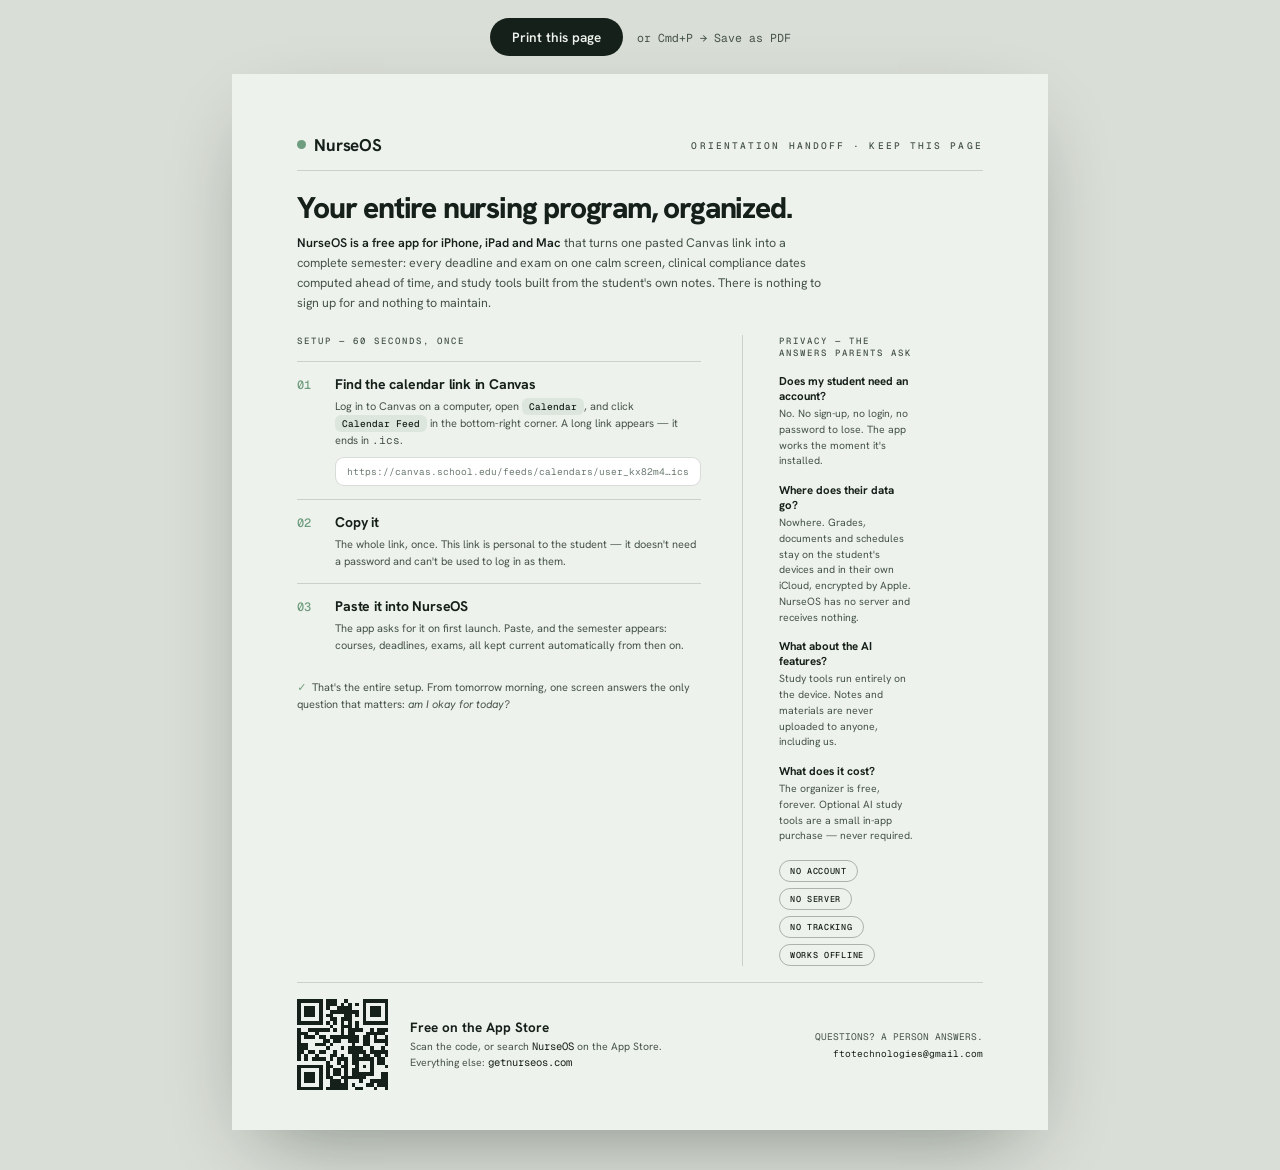
<file: one-pager.html>
<!DOCTYPE html>
<html lang="en">
<head>
<meta charset="utf-8">
<meta name="viewport" content="width=device-width, initial-scale=1">
<title>NurseOS — Orientation one-pager</title>
<meta name="robots" content="noindex">
<link rel="preconnect" href="https://fonts.googleapis.com">
<link rel="preconnect" href="https://fonts.gstatic.com" crossorigin>
<link href="https://fonts.googleapis.com/css2?family=Hanken+Grotesk:wght@400;500;600;700;800&family=Geist+Mono:wght@400;500&display=swap" rel="stylesheet">
<style>
  :root {
    --ink: #16201a; --ink2: #46544b; --ink3: #6b7a70;
    --sage: #6f9d7f; --hairline: rgba(22,32,26,.16); --bg: #eef2ec;
  }
  * { box-sizing: border-box; }
  html, body { margin: 0; }
  body {
    background: #d9ded6; font-family: 'Hanken Grotesk', system-ui, sans-serif;
    color: var(--ink); -webkit-font-smoothing: antialiased;
  }
  .mono { font-family: 'Geist Mono', monospace; }

  /* Screen chrome: centered sheet + print button. All hidden when printing. */
  .screenbar { display: flex; justify-content: center; gap: 14px; padding: 18px 0 0; }
  .printbtn {
    background: var(--ink); color: var(--bg); border: none; border-radius: 99px;
    padding: 10px 22px; font: 600 13.5px 'Hanken Grotesk', sans-serif; cursor: pointer;
  }
  .printbtn:hover { background: #2c3d33; }
  .screenhint { font: 400 11.5px 'Geist Mono', monospace; color: var(--ink2); align-self: center; }

  .sheet {
    width: 8.5in; height: 11in; margin: 18px auto 40px; padding: .62in .68in .5in;
    background: var(--bg); box-shadow: 0 30px 80px -30px rgba(16,28,20,.45);
    display: flex; flex-direction: column;
  }

  /* Header */
  .head { display: flex; align-items: baseline; justify-content: space-between; padding-bottom: 14px; border-bottom: 1px solid var(--hairline); }
  .wordmark { display: flex; align-items: center; gap: 8px; font-size: 17px; font-weight: 700; letter-spacing: -.2px; }
  .wordmark .dot { width: 9px; height: 9px; border-radius: 50%; background: var(--sage); }
  .handoff { font: 500 9.5px 'Geist Mono', monospace; letter-spacing: .22em; color: var(--ink2); }

  h1 { font-size: 30px; font-weight: 800; letter-spacing: -1.2px; line-height: 1.02; margin: 22px 0 10px; }
  .lede { font-size: 12.5px; line-height: 1.6; color: var(--ink2); max-width: 5.6in; margin: 0 0 8px; }
  .lede strong { color: var(--ink); font-weight: 600; }

  /* Body: steps left, privacy right */
  .cols { display: grid; grid-template-columns: 1fr .72fr; gap: .42in; flex: 1; margin-top: 14px; }
  .eyebrow { font: 500 9px 'Geist Mono', monospace; letter-spacing: .22em; color: var(--ink2); margin-bottom: 14px; }

  .step { display: flex; gap: 16px; border-top: 1px solid var(--hairline); padding: 13px 0; }
  .step:last-child { border-bottom: 1px solid var(--hairline); }
  .stepnum { font: 500 12px 'Geist Mono', monospace; color: var(--sage); width: 22px; flex: none; padding-top: 2px; }
  .step h3 { font-size: 14px; font-weight: 700; letter-spacing: -.2px; margin: 0 0 5px; }
  .step p { font-size: 11px; line-height: 1.55; color: var(--ink2); margin: 0; }
  .step .where { font: 500 9.5px 'Geist Mono', monospace; color: var(--ink); background: rgba(111,157,127,.14); border-radius: 6px; padding: 2px 7px; white-space: nowrap; }
  .urlpill {
    margin-top: 8px; background: #fff; border: 1px solid var(--hairline); border-radius: 9px;
    padding: 7px 11px; font: 400 9.5px 'Geist Mono', monospace; color: var(--ink3);
    overflow: hidden; text-overflow: ellipsis; white-space: nowrap;
  }
  .done { font-size: 11px; line-height: 1.55; color: var(--ink2); margin: 12px 0 0; }
  .done .check { color: var(--sage); font-weight: 700; }

  /* Privacy rail */
  .rail { border-left: 1px solid var(--hairline); padding-left: .38in; }
  .qa { margin-bottom: 13px; }
  .qa h4 { font-size: 11.5px; font-weight: 700; margin: 0 0 3px; }
  .qa p { font-size: 10.5px; line-height: 1.5; color: var(--ink2); margin: 0; }
  .chips { display: flex; flex-wrap: wrap; gap: 6px; margin-top: 16px; }
  .chip { font: 500 8.5px 'Geist Mono', monospace; letter-spacing: .08em; border: 1px solid rgba(22,32,26,.3); border-radius: 99px; padding: 4px 10px; color: var(--ink); }

  /* Footer band */
  .foot { display: flex; align-items: center; gap: 22px; border-top: 1px solid var(--hairline); padding-top: 16px; margin-top: 16px; }
  .qr { width: .95in; height: .95in; flex: none; }
  .qr svg { width: 100%; height: 100%; display: block; }
  .foot .get { flex: 1; }
  .foot .get h4 { font-size: 13.5px; font-weight: 700; margin: 0 0 3px; }
  .foot .get p { font-size: 10.5px; color: var(--ink2); margin: 0; line-height: 1.5; }
  .foot .get .mono { color: var(--ink); }
  .support { text-align: right; font: 400 9.5px 'Geist Mono', monospace; color: var(--ink2); line-height: 1.8; }
  .support a { color: var(--ink); text-decoration: none; }

  @media print {
    body { background: #fff; }
    .screenbar { display: none; }
    .sheet { margin: 0; box-shadow: none; width: 100%; height: 100vh; }
    @page { size: letter; margin: 0; }
  }
  @media (max-width: 8.7in) {
    .sheet { width: 100%; height: auto; min-height: 0; }
    .cols { grid-template-columns: 1fr; }
    .rail { border-left: none; padding-left: 0; border-top: 1px solid var(--hairline); padding-top: 18px; }
  }
</style>
</head>
<body>
<div class="screenbar">
  <button class="printbtn" onclick="window.print()">Print this page</button>
  <span class="screenhint">or Cmd+P → Save as PDF</span>
</div>

<div class="sheet">
  <div class="head">
    <span class="wordmark"><span class="dot"></span>NurseOS</span>
    <span class="handoff">ORIENTATION HANDOFF · KEEP THIS PAGE</span>
  </div>

  <h1>Your entire nursing program, organized.</h1>
  <p class="lede"><strong>NurseOS is a free app for iPhone, iPad and Mac</strong> that turns one pasted Canvas link into a complete semester: every deadline and exam on one calm screen, clinical compliance dates computed ahead of time, and study tools built from the student's own notes. There is nothing to sign up for and nothing to maintain.</p>

  <div class="cols">
    <div>
      <div class="eyebrow">SETUP — 60 SECONDS, ONCE</div>
      <div class="step">
        <span class="stepnum">01</span>
        <div>
          <h3>Find the calendar link in Canvas</h3>
          <p>Log in to Canvas on a computer, open <span class="where">Calendar</span>, and click <span class="where">Calendar Feed</span> in the bottom-right corner. A long link appears — it ends in <span class="mono">.ics</span>.</p>
          <div class="urlpill">https://canvas.school.edu/feeds/calendars/user_kx82m4…ics</div>
        </div>
      </div>
      <div class="step">
        <span class="stepnum">02</span>
        <div>
          <h3>Copy it</h3>
          <p>The whole link, once. This link is personal to the student — it doesn't need a password and can't be used to log in as them.</p>
        </div>
      </div>
      <div class="step">
        <span class="stepnum">03</span>
        <div>
          <h3>Paste it into NurseOS</h3>
          <p>The app asks for it on first launch. Paste, and the semester appears: courses, deadlines, exams, all kept current automatically from then on.</p>
        </div>
      </div>
      <p class="done"><span class="check">✓</span>&nbsp; That's the entire setup. From tomorrow morning, one screen answers the only question that matters: <em>am I okay for today?</em></p>
    </div>

    <div class="rail">
      <div class="eyebrow">PRIVACY — THE ANSWERS PARENTS ASK</div>
      <div class="qa">
        <h4>Does my student need an account?</h4>
        <p>No. No sign-up, no login, no password to lose. The app works the moment it's installed.</p>
      </div>
      <div class="qa">
        <h4>Where does their data go?</h4>
        <p>Nowhere. Grades, documents and schedules stay on the student's devices and in their own iCloud, encrypted by Apple. NurseOS has no server and receives nothing.</p>
      </div>
      <div class="qa">
        <h4>What about the AI features?</h4>
        <p>Study tools run entirely on the device. Notes and materials are never uploaded to anyone, including us.</p>
      </div>
      <div class="qa">
        <h4>What does it cost?</h4>
        <p>The organizer is free, forever. Optional AI study tools are a small in-app purchase — never required.</p>
      </div>
      <div class="chips">
        <span class="chip">NO ACCOUNT</span><span class="chip">NO SERVER</span><span class="chip">NO TRACKING</span><span class="chip">WORKS OFFLINE</span>
      </div>
    </div>
  </div>

  <div class="foot">
    <div class="qr"><svg viewBox="0 0 25 25" shape-rendering="crispEdges" xmlns="http://www.w3.org/2000/svg"><path d="M0 0h1v1h-1zM1 0h1v1h-1zM2 0h1v1h-1zM3 0h1v1h-1zM4 0h1v1h-1zM5 0h1v1h-1zM6 0h1v1h-1zM8 0h1v1h-1zM9 0h1v1h-1zM10 0h1v1h-1zM13 0h1v1h-1zM18 0h1v1h-1zM19 0h1v1h-1zM20 0h1v1h-1zM21 0h1v1h-1zM22 0h1v1h-1zM23 0h1v1h-1zM24 0h1v1h-1zM0 1h1v1h-1zM6 1h1v1h-1zM8 1h1v1h-1zM9 1h1v1h-1zM10 1h1v1h-1zM12 1h1v1h-1zM14 1h1v1h-1zM16 1h1v1h-1zM18 1h1v1h-1zM24 1h1v1h-1zM0 2h1v1h-1zM2 2h1v1h-1zM3 2h1v1h-1zM4 2h1v1h-1zM6 2h1v1h-1zM8 2h1v1h-1zM11 2h1v1h-1zM12 2h1v1h-1zM13 2h1v1h-1zM14 2h1v1h-1zM18 2h1v1h-1zM20 2h1v1h-1zM21 2h1v1h-1zM22 2h1v1h-1zM24 2h1v1h-1zM0 3h1v1h-1zM2 3h1v1h-1zM3 3h1v1h-1zM4 3h1v1h-1zM6 3h1v1h-1zM9 3h1v1h-1zM10 3h1v1h-1zM11 3h1v1h-1zM12 3h1v1h-1zM13 3h1v1h-1zM14 3h1v1h-1zM15 3h1v1h-1zM16 3h1v1h-1zM18 3h1v1h-1zM20 3h1v1h-1zM21 3h1v1h-1zM22 3h1v1h-1zM24 3h1v1h-1zM0 4h1v1h-1zM2 4h1v1h-1zM3 4h1v1h-1zM4 4h1v1h-1zM6 4h1v1h-1zM8 4h1v1h-1zM9 4h1v1h-1zM13 4h1v1h-1zM14 4h1v1h-1zM16 4h1v1h-1zM18 4h1v1h-1zM20 4h1v1h-1zM21 4h1v1h-1zM22 4h1v1h-1zM24 4h1v1h-1zM0 5h1v1h-1zM6 5h1v1h-1zM9 5h1v1h-1zM10 5h1v1h-1zM12 5h1v1h-1zM13 5h1v1h-1zM14 5h1v1h-1zM18 5h1v1h-1zM24 5h1v1h-1zM0 6h1v1h-1zM1 6h1v1h-1zM2 6h1v1h-1zM3 6h1v1h-1zM4 6h1v1h-1zM5 6h1v1h-1zM6 6h1v1h-1zM8 6h1v1h-1zM10 6h1v1h-1zM12 6h1v1h-1zM14 6h1v1h-1zM16 6h1v1h-1zM18 6h1v1h-1zM19 6h1v1h-1zM20 6h1v1h-1zM21 6h1v1h-1zM22 6h1v1h-1zM23 6h1v1h-1zM24 6h1v1h-1zM9 7h1v1h-1zM12 7h1v1h-1zM13 7h1v1h-1zM14 7h1v1h-1zM16 7h1v1h-1zM0 8h1v1h-1zM3 8h1v1h-1zM4 8h1v1h-1zM5 8h1v1h-1zM6 8h1v1h-1zM7 8h1v1h-1zM8 8h1v1h-1zM10 8h1v1h-1zM12 8h1v1h-1zM14 8h1v1h-1zM15 8h1v1h-1zM16 8h1v1h-1zM17 8h1v1h-1zM20 8h1v1h-1zM22 8h1v1h-1zM23 8h1v1h-1zM24 8h1v1h-1zM0 9h1v1h-1zM1 9h1v1h-1zM2 9h1v1h-1zM5 9h1v1h-1zM12 9h1v1h-1zM14 9h1v1h-1zM15 9h1v1h-1zM19 9h1v1h-1zM20 9h1v1h-1zM21 9h1v1h-1zM22 9h1v1h-1zM23 9h1v1h-1zM0 10h1v1h-1zM2 10h1v1h-1zM3 10h1v1h-1zM4 10h1v1h-1zM6 10h1v1h-1zM7 10h1v1h-1zM9 10h1v1h-1zM10 10h1v1h-1zM11 10h1v1h-1zM12 10h1v1h-1zM13 10h1v1h-1zM14 10h1v1h-1zM15 10h1v1h-1zM16 10h1v1h-1zM18 10h1v1h-1zM19 10h1v1h-1zM21 10h1v1h-1zM24 10h1v1h-1zM0 11h1v1h-1zM7 11h1v1h-1zM8 11h1v1h-1zM10 11h1v1h-1zM11 11h1v1h-1zM14 11h1v1h-1zM15 11h1v1h-1zM16 11h1v1h-1zM18 11h1v1h-1zM19 11h1v1h-1zM21 11h1v1h-1zM22 11h1v1h-1zM23 11h1v1h-1zM24 11h1v1h-1zM0 12h1v1h-1zM1 12h1v1h-1zM2 12h1v1h-1zM5 12h1v1h-1zM6 12h1v1h-1zM7 12h1v1h-1zM9 12h1v1h-1zM15 12h1v1h-1zM18 12h1v1h-1zM19 12h1v1h-1zM24 12h1v1h-1zM0 13h1v1h-1zM1 13h1v1h-1zM2 13h1v1h-1zM8 13h1v1h-1zM12 13h1v1h-1zM14 13h1v1h-1zM15 13h1v1h-1zM16 13h1v1h-1zM17 13h1v1h-1zM20 13h1v1h-1zM23 13h1v1h-1zM0 14h1v1h-1zM1 14h1v1h-1zM3 14h1v1h-1zM4 14h1v1h-1zM6 14h1v1h-1zM7 14h1v1h-1zM10 14h1v1h-1zM14 14h1v1h-1zM15 14h1v1h-1zM16 14h1v1h-1zM17 14h1v1h-1zM18 14h1v1h-1zM20 14h1v1h-1zM21 14h1v1h-1zM22 14h1v1h-1zM23 14h1v1h-1zM24 14h1v1h-1zM0 15h1v1h-1zM2 15h1v1h-1zM5 15h1v1h-1zM9 15h1v1h-1zM10 15h1v1h-1zM12 15h1v1h-1zM15 15h1v1h-1zM16 15h1v1h-1zM18 15h1v1h-1zM19 15h1v1h-1zM21 15h1v1h-1zM22 15h1v1h-1zM24 15h1v1h-1zM0 16h1v1h-1zM2 16h1v1h-1zM4 16h1v1h-1zM5 16h1v1h-1zM6 16h1v1h-1zM7 16h1v1h-1zM9 16h1v1h-1zM11 16h1v1h-1zM12 16h1v1h-1zM13 16h1v1h-1zM15 16h1v1h-1zM16 16h1v1h-1zM17 16h1v1h-1zM18 16h1v1h-1zM19 16h1v1h-1zM20 16h1v1h-1zM22 16h1v1h-1zM23 16h1v1h-1zM8 17h1v1h-1zM11 17h1v1h-1zM13 17h1v1h-1zM15 17h1v1h-1zM16 17h1v1h-1zM20 17h1v1h-1zM22 17h1v1h-1zM23 17h1v1h-1zM0 18h1v1h-1zM1 18h1v1h-1zM2 18h1v1h-1zM3 18h1v1h-1zM4 18h1v1h-1zM5 18h1v1h-1zM6 18h1v1h-1zM8 18h1v1h-1zM9 18h1v1h-1zM12 18h1v1h-1zM13 18h1v1h-1zM16 18h1v1h-1zM18 18h1v1h-1zM20 18h1v1h-1zM24 18h1v1h-1zM0 19h1v1h-1zM6 19h1v1h-1zM8 19h1v1h-1zM10 19h1v1h-1zM11 19h1v1h-1zM13 19h1v1h-1zM15 19h1v1h-1zM16 19h1v1h-1zM20 19h1v1h-1zM0 20h1v1h-1zM2 20h1v1h-1zM3 20h1v1h-1zM4 20h1v1h-1zM6 20h1v1h-1zM8 20h1v1h-1zM10 20h1v1h-1zM11 20h1v1h-1zM13 20h1v1h-1zM15 20h1v1h-1zM16 20h1v1h-1zM17 20h1v1h-1zM18 20h1v1h-1zM19 20h1v1h-1zM20 20h1v1h-1zM23 20h1v1h-1zM24 20h1v1h-1zM0 21h1v1h-1zM2 21h1v1h-1zM3 21h1v1h-1zM4 21h1v1h-1zM6 21h1v1h-1zM8 21h1v1h-1zM9 21h1v1h-1zM12 21h1v1h-1zM13 21h1v1h-1zM14 21h1v1h-1zM15 21h1v1h-1zM16 21h1v1h-1zM17 21h1v1h-1zM18 21h1v1h-1zM23 21h1v1h-1zM24 21h1v1h-1zM0 22h1v1h-1zM2 22h1v1h-1zM3 22h1v1h-1zM4 22h1v1h-1zM6 22h1v1h-1zM9 22h1v1h-1zM10 22h1v1h-1zM11 22h1v1h-1zM13 22h1v1h-1zM17 22h1v1h-1zM20 22h1v1h-1zM21 22h1v1h-1zM22 22h1v1h-1zM23 22h1v1h-1zM24 22h1v1h-1zM0 23h1v1h-1zM6 23h1v1h-1zM9 23h1v1h-1zM10 23h1v1h-1zM11 23h1v1h-1zM12 23h1v1h-1zM13 23h1v1h-1zM15 23h1v1h-1zM19 23h1v1h-1zM20 23h1v1h-1zM22 23h1v1h-1zM23 23h1v1h-1zM24 23h1v1h-1zM0 24h1v1h-1zM1 24h1v1h-1zM2 24h1v1h-1zM3 24h1v1h-1zM4 24h1v1h-1zM5 24h1v1h-1zM6 24h1v1h-1zM8 24h1v1h-1zM9 24h1v1h-1zM10 24h1v1h-1zM11 24h1v1h-1zM12 24h1v1h-1zM13 24h1v1h-1zM16 24h1v1h-1zM17 24h1v1h-1zM21 24h1v1h-1zM24 24h1v1h-1z" fill="#16201a"/></svg></div>
    <div class="get">
      <h4>Free on the App Store</h4>
      <p>Scan the code, or search <span class="mono">NurseOS</span> on the App Store.<br>Everything else: <span class="mono">getnurseos.com</span></p>
    </div>
    <div class="support">
      QUESTIONS? A PERSON ANSWERS.<br>
      <a href="mailto:ftotechnologies@gmail.com">ftotechnologies@gmail.com</a>
    </div>
  </div>
</div>
</body>
</html>
</file>
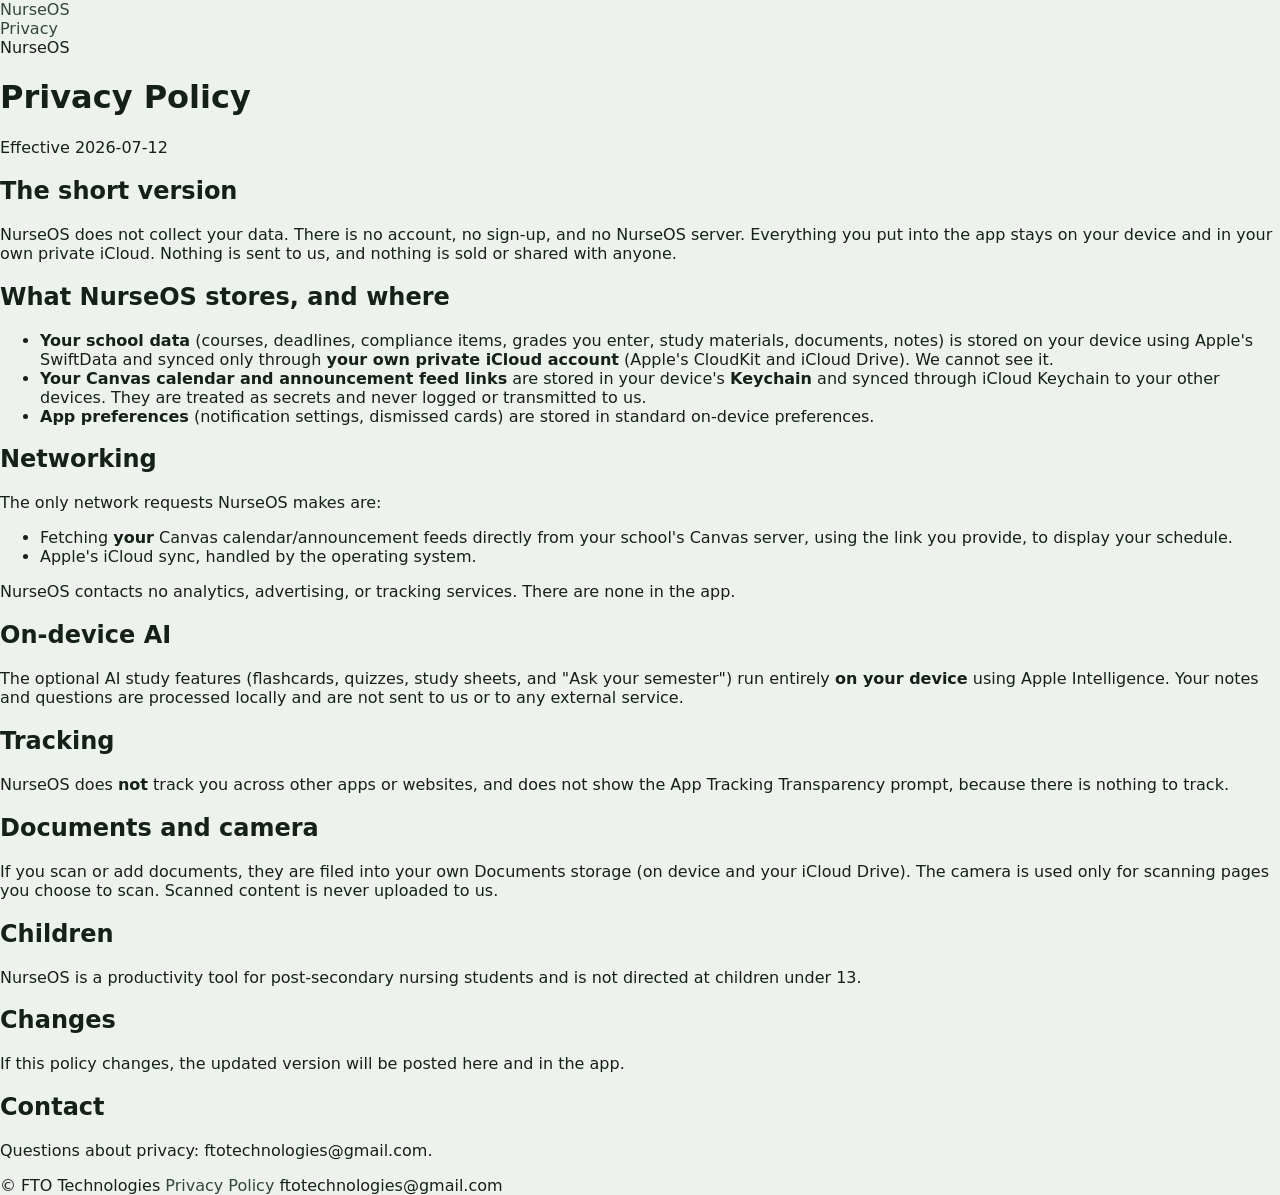
<file: privacy.html>
<!DOCTYPE html>
<html lang="en">
<head>
<meta charset="utf-8">
<meta name="viewport" content="width=device-width, initial-scale=1">
<title>Privacy Policy — NurseOS</title>
<meta name="description" content="NurseOS privacy policy. NurseOS does not collect your data: no account, no sign-up, no NurseOS server.">
<meta name="theme-color" content="#20241f">
<link rel="stylesheet" href="style.css">
</head>
<body>

<header class="site-header">
  <div class="wrap">
    <a class="wordmark" href="index.html"><span class="dot" aria-hidden="true"></span>NurseOS</a>
    <nav><a href="privacy.html">Privacy</a></nav>
  </div>
</header>

<main class="policy">
  <div class="wrap policy-wrap">
    <span class="eyebrow">NurseOS</span>
    <h1>Privacy Policy</h1>
    <p class="meta">Effective 2026-07-12</p>

    <h2>The short version</h2>
    <p>NurseOS does not collect your data. There is no account, no sign-up, and no NurseOS server. Everything you put into the app stays on your device and in your own private iCloud. Nothing is sent to us, and nothing is sold or shared with anyone.</p>

    <h2>What NurseOS stores, and where</h2>
    <ul>
      <li><strong>Your school data</strong> (courses, deadlines, compliance items, grades you enter, study materials, documents, notes) is stored on your device using Apple's SwiftData and synced only through <strong>your own private iCloud account</strong> (Apple's CloudKit and iCloud Drive). We cannot see it.</li>
      <li><strong>Your Canvas calendar and announcement feed links</strong> are stored in your device's <strong>Keychain</strong> and synced through iCloud Keychain to your other devices. They are treated as secrets and never logged or transmitted to us.</li>
      <li><strong>App preferences</strong> (notification settings, dismissed cards) are stored in standard on-device preferences.</li>
    </ul>

    <h2>Networking</h2>
    <p>The only network requests NurseOS makes are:</p>
    <ul>
      <li>Fetching <strong>your</strong> Canvas calendar/announcement feeds directly from your school's Canvas server, using the link you provide, to display your schedule.</li>
      <li>Apple's iCloud sync, handled by the operating system.</li>
    </ul>
    <p>NurseOS contacts no analytics, advertising, or tracking services. There are none in the app.</p>

    <h2>On-device AI</h2>
    <p>The optional AI study features (flashcards, quizzes, study sheets, and "Ask your semester") run entirely <strong>on your device</strong> using Apple Intelligence. Your notes and questions are processed locally and are not sent to us or to any external service.</p>

    <h2>Tracking</h2>
    <p>NurseOS does <strong>not</strong> track you across other apps or websites, and does not show the App Tracking Transparency prompt, because there is nothing to track.</p>

    <h2>Documents and camera</h2>
    <p>If you scan or add documents, they are filed into your own Documents storage (on device and your iCloud Drive). The camera is used only for scanning pages you choose to scan. Scanned content is never uploaded to us.</p>

    <h2>Children</h2>
    <p>NurseOS is a productivity tool for post-secondary nursing students and is not directed at children under 13.</p>

    <h2>Changes</h2>
    <p>If this policy changes, the updated version will be posted here and in the app.</p>

    <h2>Contact</h2>
    <p>Questions about privacy: <span class="placeholder">ftotechnologies@gmail.com</span>.</p>
  </div>
</main>

<footer class="site-footer">
  <div class="wrap">
    <span>© FTO Technologies</span>
    <a href="privacy.html">Privacy Policy</a>
    <span>ftotechnologies@gmail.com</span>
  </div>
</footer>

</body>
</html>
</file>
<file: style.css>
/* NurseOS landing — production port of Landing Page v3 design handoff. */
html { scroll-behavior: smooth; }
body {
  margin: 0; background: #eef2ec; overflow-x: clip;
  font-family: 'Hanken Grotesk', system-ui, sans-serif;
  color: #16201a; -webkit-font-smoothing: antialiased;
}
a { color: #33473a; text-decoration: none; }
a:hover { color: #16201a; }
::selection { background: #cfe0d1; }
.mono { font-family: 'Geist Mono', monospace; }

/* Nav */
.nav-cta { background: #16201a; color: #eef2ec; padding: 8px 18px; border-radius: 99px; font-weight: 600; font-size: 13px; white-space: nowrap; transition: background .25s; }
.nav-cta:hover { background: #2c3d33; color: #eef2ec; }

/* Hero App Store button */
.store-cta { display: inline-flex; align-items: center; gap: 11px; background: #16201a; color: #fff; border-radius: 13px; padding: 12px 24px 12px 20px; box-shadow: 0 20px 40px -22px rgba(16,28,20,.5); transition: background .25s; }
.store-cta:hover { background: #243129; color: #fff; }

/* Ticker */
@keyframes tickerMove { from { transform: translateX(0); } to { transform: translateX(-50%); } }
.ticker-track { display: flex; width: max-content; animation: tickerMove 44s linear infinite; padding: 17px 0; }

/* Three-promise columns */
.promise { border-left: 1px solid rgba(22,32,26,.16); padding: 6px 48px 6px 28px; transition: border-color .3s ease; }
.promise:hover { border-left-color: #6f9d7f; }

/* Scroll reveal (initial state applied by JS so no-JS never hides content) */
.reveal-init { opacity: 0; transform: translateY(26px); }
.reveal-in { opacity: 1 !important; transform: translateY(0) !important; }

/* ---- Pinned tour ---- */
.tour-cap { cursor: pointer; padding: 9px 0; background: none; border: none; text-align: left; width: 100%; color: inherit; font: inherit; display: block; }
.tour-cap .cap-inner { border-left: 2px solid oklch(0.31 0.008 165); padding-left: 24px; opacity: .48; transition: opacity .4s ease, border-color .4s ease; }
.tour-cap.active .cap-inner { border-left-color: oklch(0.82 0.075 155); opacity: 1; }
.tour-cap .capB { display: none; margin: 8px 0 2px; font-size: 14.5px; line-height: 1.6; color: oklch(0.72 0.009 165); max-width: 400px; text-wrap: pretty; }
.tour-cap.active .capB { display: block; }

/* The sticky stage centers in 100vh, but the translucent nav overlays the top
   58px — pad it out so the section head never sits flush against the nav, and
   rebalance the leftover space slightly toward the bottom. */
#screens > div { padding-top: 74px; box-sizing: border-box; }
/* Shorter desktop viewports: tighten the head so the phone + captions keep
   comfortable margins instead of cramming the eyebrow into the nav. */
@media (min-width: 1080px) and (max-height: 900px) {
  .tour-head { margin-bottom: 18px !important; }
  .tour-head > div { margin-bottom: 12px !important; }
  .tour-head h2 { font-size: 36px !important; letter-spacing: -1.4px !important; }
}

#tourphone { --k: 1; --pct: 100%; }
.scr {
  position: absolute; top: 0; left: 0; width: var(--pct); height: var(--pct);
  padding: 52px 18px 66px; box-sizing: border-box; overflow: hidden;
  transform-origin: top left;
  opacity: 0; transform: scale(var(--k)) translateY(16px);
  transition: opacity .5s cubic-bezier(.3,.6,.2,1), transform .5s cubic-bezier(.3,.6,.2,1);
  pointer-events: none;
}
.scr.past { transform: scale(var(--k)) translateY(-16px); }
.scr.active { opacity: 1; transform: scale(var(--k)) translateY(0); pointer-events: auto; }
.status-bar {
  position: absolute; top: 0; left: 0; width: var(--pct); z-index: 7; box-sizing: border-box;
  display: flex; align-items: center; justify-content: space-between; padding: 14px 24px 0;
  transform: scale(var(--k)); transform-origin: top left;
}
.tab-bar {
  position: absolute; bottom: 0; left: 0; width: var(--pct); z-index: 7; box-sizing: border-box;
  border-top: 1px solid oklch(0.31 0.008 165); background: oklch(0.17 0.006 165 / 0.96);
  display: flex; padding: 9px 6px 19px;
  transform: scale(var(--k)); transform-origin: bottom left;
}
.tb { flex: 1; display: flex; flex-direction: column; align-items: center; gap: 3px; cursor: pointer; color: oklch(0.6 0.009 165); transition: color .4s ease; background: none; border: none; font: inherit; padding: 0; }
.tb.active { color: oklch(0.82 0.075 155); }
#tourphone::after { content: ''; position: absolute; bottom: 8px; left: 50%; transform: translateX(-50%); width: 96px; height: 4px; border-radius: 3px; background: rgba(255,255,255,.26); z-index: 8; }

/* Setup paste demo */
.paste-btn { background: #16201a; color: #eef2ec; font-size: 13.5px; font-weight: 600; padding: 9px 18px; border-radius: 10px; flex: none; cursor: pointer; transition: background .25s; border: none; font-family: inherit; }
.paste-btn:hover { background: #2c3d33; }
#paste-result { display: none; align-items: center; gap: 10px; margin-top: 16px; font-family: 'Geist Mono', monospace; font-size: 12.5px; color: #33473a; }
#paste-result.shown { display: flex; }

/* FAQ */
.faq-item { border-top: 1px solid rgba(22,32,26,.14); }
.faq-q { display: flex; align-items: center; justify-content: space-between; gap: 24px; padding: 24px 0; cursor: pointer; background: none; border: none; width: 100%; text-align: left; font: inherit; color: inherit; }
.faq-a { margin: -6px 0 0; padding: 0 48px 26px 0; font-size: 15.5px; line-height: 1.7; color: #46544b; text-wrap: pretty; display: none; }
.faq-item.open .faq-a { display: block; }

/* Email capture */
.email-input { flex: 1; background: oklch(0.19 0.007 165); border: 1px solid oklch(0.945 0.005 165 / .18); border-radius: 13px; padding: 16px 19px; font-family: 'Geist Mono', monospace; font-size: 14px; color: oklch(0.945 0.005 165); outline: none; min-width: 0; }
.email-input:focus { border-color: oklch(0.66 0.07 155); }
.email-send { background: oklch(0.66 0.07 155); color: oklch(0.2 0.02 160); border: none; border-radius: 13px; padding: 16px 30px; font-family: 'Hanken Grotesk', sans-serif; font-size: 15px; font-weight: 700; cursor: pointer; white-space: nowrap; transition: background .25s; }
.email-send:hover { background: oklch(0.72 0.07 155); }
#email-done { display: none; align-items: center; gap: 14px; background: oklch(0.19 0.007 165); border: 1px solid oklch(0.82 0.075 155 / .35); border-radius: 13px; padding: 19px 21px; }
.email-sent #email-form { display: none; }
.email-sent #email-done { display: flex; }

/* Devices hover lift */
.device { transition: transform .35s ease; }
.device:hover { transform: translateY(-10px); }

/* ---- Responsive (1080px breakpoint, from design handoff) ---- */
@media (max-width: 1079px) {
  h1 { font-size: clamp(42px, 11.5vw, 64px) !important; letter-spacing: -2.2px !important; }
  h2 { font-size: clamp(30px, 7.5vw, 42px) !important; letter-spacing: -1.5px !important; }
  header > div { padding: 0 20px !important; }
  header nav { gap: 16px !important; }
  header nav a:not(:last-child) { display: none !important; }
  #top > div { padding: 64px 20px 0 !important; }
  #top > div > p { font-size: 16.5px !important; }
  .hero-eyebrow { white-space: normal !important; text-align: center; line-height: 1.9; }
  .hero-ctas { flex-wrap: wrap !important; justify-content: center !important; }
  .hero-phone-wrap > div { width: min(428px, 92vw) !important; }
  .hero-phone-wrap > div > div { padding: 18px 16px 26px !important; border-radius: 44px !important; }
  .hero-greeting { font-size: 26px !important; }
  #handles, #how, #devices, #quotes, #faq, #privacy { padding: 72px 20px !important; }
  #handles h2 { margin-bottom: 48px !important; }
  .promises { display: flex !important; flex-direction: column !important; gap: 36px !important; }
  .promise { padding: 4px 0 4px 20px !important; }
  #screens > div { padding: 74px 0 12px !important; align-items: flex-start !important; box-sizing: border-box; }
  .tour-wrap { padding: 0 20px !important; }
  .tour-head { margin-bottom: 14px !important; }
  .tour-head > div { margin-bottom: 12px !important; }
  .tour-head h2 { font-size: 24px !important; letter-spacing: -1px !important; }
  .tour-grid { display: flex !important; flex-direction: column !important; gap: 14px !important; align-items: center !important; }
  .tour-phonecol { order: -1; }
  .tour-caps-col { width: 100%; }
  .tour-cap { padding: 6px 0 !important; }
  .tour-cap .cap-inner { padding-left: 16px !important; }
  .capL { width: 54px !important; font-size: 9px !important; }
  .capT { font-size: 15px !important; }
  .tour-cap .capB { font-size: 12.5px !important; }
  .tour-hint { display: none !important; }
  #tourphone { height: min(52vh, calc(100vh - 430px), 690px) !important; min-height: 230px !important; }
  .setup-grid { display: flex !important; flex-direction: column !important; gap: 48px !important; align-items: stretch !important; }
  .setup-grid > div { min-width: 0; max-width: 100%; }
  #compliance > div { padding: 72px 20px !important; }
  .compliance-grid { display: flex !important; flex-direction: column !important; gap: 44px !important; }
  .compliance-grid > div:last-child { padding: 20px !important; }
  .devices-head { flex-direction: column !important; align-items: flex-start !important; gap: 14px !important; margin-bottom: 48px !important; }
  .devices-row { flex-direction: column !important; align-items: center !important; gap: 48px !important; }
  .devices-row > div:first-child { width: min(480px, 100%) !important; }
  .quotes-grid { display: flex !important; flex-direction: column !important; gap: 36px !important; }
  .quotes-grid figure { padding: 4px 0 4px 20px !important; }
  #privacy > div { padding: 56px 0 !important; }
  #privacy > div > p { font-size: clamp(26px, 7vw, 38px) !important; letter-spacing: -1.2px !important; }
  .privacy-chips { flex-wrap: wrap !important; padding: 0 10px; }
  .faq-grid { display: flex !important; flex-direction: column !important; gap: 44px !important; }
  .faq-a { padding-right: 0 !important; }
  #email > div { padding: 64px 20px !important; display: flex !important; flex-direction: column !important; gap: 36px !important; }
  footer > div:first-child { flex-direction: column !important; gap: 16px !important; padding: 48px 20px 0 !important; align-items: flex-start !important; }
  footer .watermark { font-size: 24vw !important; letter-spacing: -1.5vw !important; margin-top: 24px !important; }
}
@media (max-width: 1079px) and (max-height: 700px) {
  .tour-cap .capB { display: none !important; }
  .tour-cap { padding: 3px 0 !important; }
  .capT { font-size: 13.5px !important; }
  .tour-head { margin-bottom: 10px !important; }
  .tour-head > div { margin-bottom: 8px !important; }
  .tour-grid { gap: 12px !important; }
}
@media (max-width: 1079px) and (max-height: 600px) {
  .tour-caps { display: none !important; }
  #tourphone { height: min(62vh, calc(100vh - 190px), 690px) !important; }
}

/* Reduced motion: kill everything animated */
@media (prefers-reduced-motion: reduce) {
  html { scroll-behavior: auto; }
  .ticker-track { animation: none; }
  .scr, .tour-cap .cap-inner, .tb, .device, .reveal-init { transition: none !important; }
  .reveal-init { opacity: 1; transform: none; }
}
</file>
